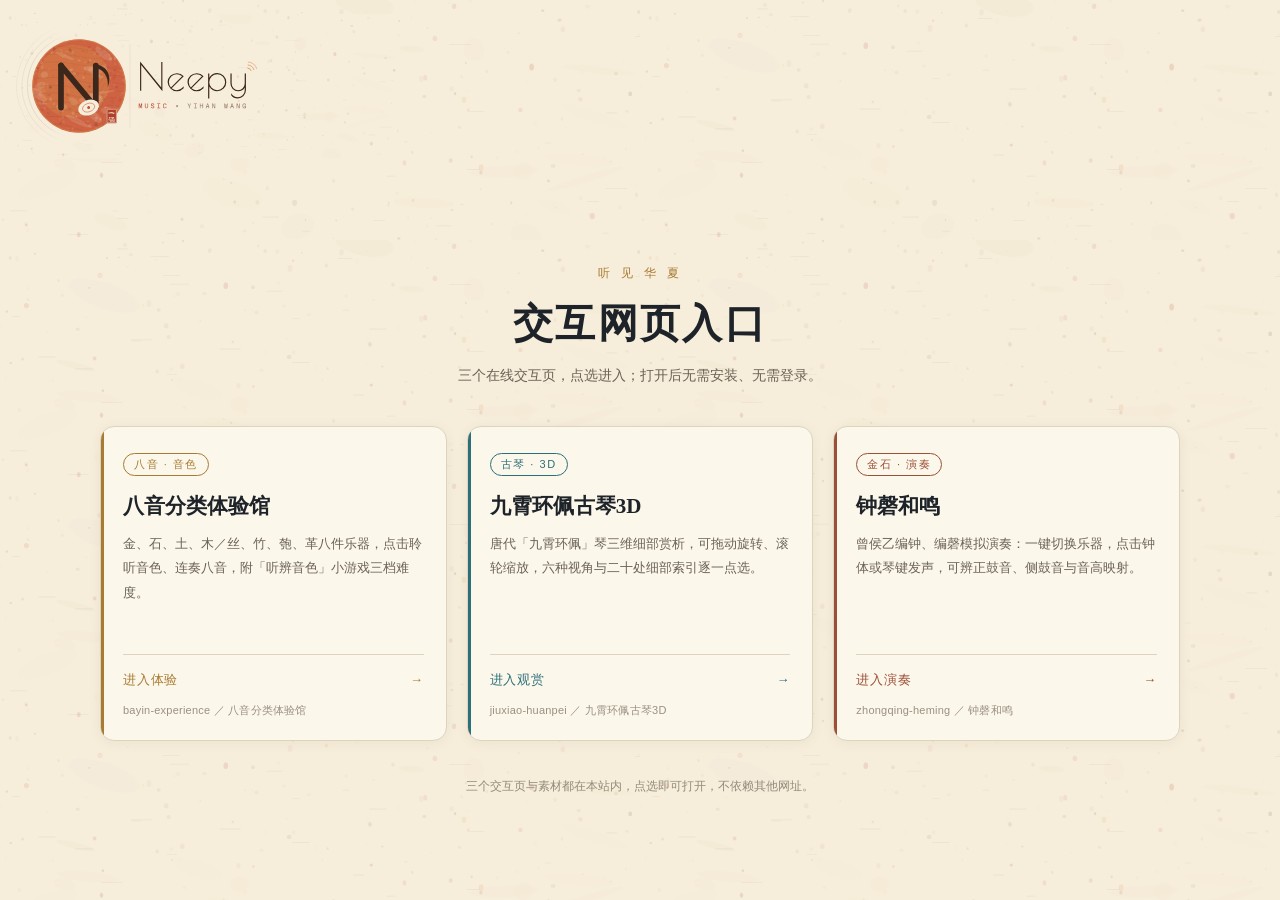
<file: index.html>
<!doctype html>
<html lang="zh-CN">
<head>
<meta charset="utf-8">
<meta name="viewport" content="width=device-width,initial-scale=1">
<title>听见华夏——中国古代民族乐器AI综合体验馆</title>
<link rel="icon" type="image/svg+xml" href="favicon.svg">
<link rel="icon" type="image/png" sizes="32x32" href="favicon-32.png">
<link rel="icon" type="image/png" sizes="16x16" href="favicon-16.png">
<link rel="apple-touch-icon" sizes="180x180" href="apple-touch-icon.png">
<style>
  :root{
    --bg:#F6EDDB; --card:#FCF7EB; --ink:#1d2328; --muted:#6b6255;
    --line:#ded3bd; --gold:#a87b32; --cyan:#2b6f78; --clay:#9b4f36;
  }
  *{box-sizing:border-box}
  body{
    margin:0; min-height:100vh; color:var(--ink);
    background-color:#F6EDDB;
    background-image:url("paper-bg.svg");
    background-repeat:repeat;
    font-family:"Microsoft YaHei","PingFang SC","Hiragino Sans GB",Arial,sans-serif;
    display:flex; flex-direction:column; align-items:center; justify-content:center;
    padding:clamp(176px,22vh,210px) 20px 36px;
  }
  .head{text-align:center; margin-bottom:38px}
  .eyebrow{font-size:12px; letter-spacing:.32em; color:var(--gold); margin-bottom:14px}
  h1{font-family:"SimSun","Songti SC",serif; font-size:clamp(28px,4.2vw,40px); font-weight:600; margin:0 0 12px; letter-spacing:.06em}
  .sub{font-size:14px; color:var(--muted); margin:0; line-height:1.8}
  .grid{display:grid; grid-template-columns:repeat(3,minmax(0,1fr)); gap:20px; width:min(1080px,100%)}
  .card{
    display:block; text-decoration:none; color:inherit; background:var(--card);
    border:1px solid var(--line); border-radius:14px; padding:26px 22px 22px;
    box-shadow:0 2px 14px rgba(60,48,24,.05);
    transition:transform .18s ease, box-shadow .18s ease, border-color .18s ease;
    position:relative; overflow:hidden;
  }
  .card:before{content:""; position:absolute; left:0; top:0; bottom:0; width:3px; background:var(--gold)}
  .card.qin:before{background:var(--cyan)}
  .card.heming:before{background:var(--clay)}
  .card:hover{transform:translateY(-4px); box-shadow:0 10px 28px rgba(60,48,24,.12); border-color:var(--gold)}
  .card.qin:hover{border-color:var(--cyan)}
  .card.heming:hover{border-color:var(--clay)}
  .tag{display:inline-block; font-size:11px; letter-spacing:.14em; color:var(--gold); border:1px solid currentColor; border-radius:20px; padding:3px 10px; margin-bottom:16px}
  .qin .tag{color:var(--cyan)}
  .heming .tag{color:var(--clay)}
  h2{font-family:"SimSun","Songti SC",serif; font-size:21px; font-weight:600; margin:0 0 12px}
  .desc{font-size:13px; color:var(--muted); line-height:1.9; margin:0 0 22px; min-height:100px}
  .go{display:flex; align-items:center; justify-content:space-between; border-top:1px solid var(--line); padding-top:16px; font-size:13px; color:var(--gold); letter-spacing:.06em}
  .qin .go{color:var(--cyan)}
  .heming .go{color:var(--clay)}
  .path{font-size:11px; color:#9a9081; letter-spacing:.02em; margin-top:14px}
  .foot{margin-top:34px; font-size:12px; color:#948a7a; text-align:center; line-height:1.9}
  @media(max-width:960px){
    .grid{grid-template-columns:repeat(2,minmax(0,1fr)); max-width:720px}
    .desc{min-height:78px}
  }
  @media(max-width:680px){
    .grid{grid-template-columns:1fr; max-width:420px}
    .desc{min-height:0}
    body{justify-content:flex-start; padding-top:40px}
  }
</style>
<style id="neepy-brand-fix">
  @media(max-width:680px){
    body{padding-top:clamp(124px,18vh,150px)!important}.neepy-brand{width:min(260px,66vw)!important}
  }
</style>
</head>
<body>
  <img class="neepy-brand" src="logo-d-neepy-oriental.svg" alt="Neepy · 音乐 · 王一涵" style="position:fixed;left:16px;top:14px;z-index:2147483647;display:block;width:clamp(240px,30vw,420px);height:auto;margin:0;padding:0;border:0;border-radius:0;box-shadow:none;line-height:0;pointer-events:none">
  <div class="head">
    <div class="eyebrow">听 见 华 夏</div>
    <h1>交互网页入口</h1>
    <p class="sub">三个在线交互页，点选进入；打开后无需安装、无需登录。</p>
  </div>

  <div class="grid">
    <a class="card" href="bayin-experience/index.html">
      <span class="tag">八音 · 音色</span>
      <h2>八音分类体验馆</h2>
      <p class="desc">金、石、土、木／丝、竹、匏、革八件乐器，点击聆听音色、连奏八音，附「听辨音色」小游戏三档难度。</p>
      <div class="go"><span>进入体验</span><span>→</span></div>
      <div class="path">bayin-experience ／ 八音分类体验馆</div>
    </a>

    <a class="card qin" href="jiuxiao-huanpei/index.html">
      <span class="tag">古琴 · 3D</span>
      <h2>九霄环佩古琴3D</h2>
      <p class="desc">唐代「九霄环佩」琴三维细部赏析，可拖动旋转、滚轮缩放，六种视角与二十处细部索引逐一点选。</p>
      <div class="go"><span>进入观赏</span><span>→</span></div>
      <div class="path">jiuxiao-huanpei ／ 九霄环佩古琴3D</div>
    </a>

    <a class="card heming" href="zhongqing-heming/index.html">
      <span class="tag">金石 · 演奏</span>
      <h2>钟磬和鸣</h2>
      <p class="desc">曾侯乙编钟、编磬模拟演奏：一键切换乐器，点击钟体或琴键发声，可辨正鼓音、侧鼓音与音高映射。</p>
      <div class="go"><span>进入演奏</span><span>→</span></div>
      <div class="path">zhongqing-heming ／ 钟磬和鸣</div>
    </a>
  </div>

  <div class="foot">
    三个交互页与素材都在本站内，点选即可打开，不依赖其他网址。
  </div>
</body>
</html>
</file>
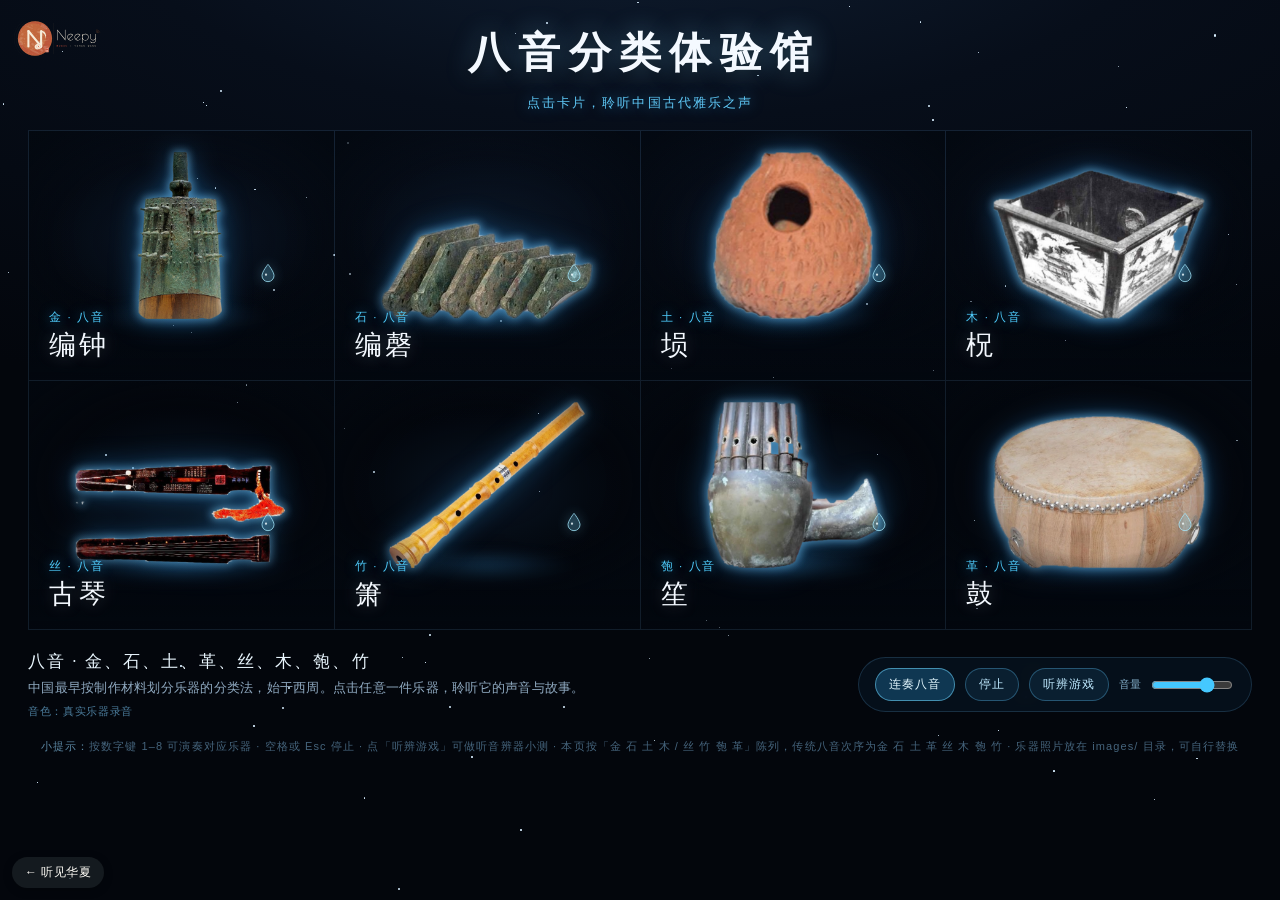
<file: bayin-experience/index.html>
<!DOCTYPE html>
<html lang="zh-CN">
<head>
<meta charset="UTF-8">
<meta name="viewport" content="width=device-width, initial-scale=1.0">
<title>听见华夏——中国古代民族乐器AI综合体验馆 · 点击卡片，聆听中国古代雅乐之声</title>
<link rel="icon" type="image/svg+xml" href="../favicon.svg">
<link rel="icon" type="image/png" sizes="32x32" href="../favicon-32.png">
<link rel="icon" type="image/png" sizes="16x16" href="../favicon-16.png">
<link rel="apple-touch-icon" sizes="180x180" href="../apple-touch-icon.png">
<style>
:root{
  --bg:#03060c;
  --line:rgba(96,152,196,.16);
  --cyan:#4fd2ff;
  --cyan-soft:#9be7ff;
  --ink:#f4f9ff;
}
*{box-sizing:border-box}
html,body{margin:0;padding:0;min-height:100%}
body{
  background:radial-gradient(ellipse 100% 60% at 50% -12%,#101f33 0%,#070e1a 42%,#03060c 100%);
  color:var(--ink);
  font-family:"Songti SC","STSong","Noto Serif SC","SimSun","Source Han Serif SC",serif;
  -webkit-font-smoothing:antialiased;
  overflow-x:hidden;
}
#stars{position:fixed;inset:0;pointer-events:none;z-index:0}
.star{position:absolute;width:1.5px;height:1.5px;border-radius:50%;background:#d9efff;animation:twinkle 5s ease-in-out infinite}
@keyframes twinkle{0%,100%{opacity:.12;transform:scale(.7)}50%{opacity:.75;transform:scale(1.2)}}

.wrap{position:relative;z-index:1;max-width:1680px;margin:0 auto;padding:0 28px 26px}
.hero{text-align:center;padding:24px 0 18px}
.hero h1{
  margin:0 0 12px;
  font-size:clamp(27px,3.3vw,44px);
  font-weight:600;
  letter-spacing:.2em;
  text-indent:.2em;
  text-shadow:0 0 26px rgba(120,205,255,.4),0 2px 12px rgba(0,0,0,.8);
}
.hero p{
  margin:0;
  font-family:"PingFang SC","Microsoft YaHei",sans-serif;
  font-size:13px;
  letter-spacing:.16em;
  color:#5fc9f7;
  text-shadow:0 0 14px rgba(60,180,255,.5);
}

.grid{
  display:grid;
  grid-template-columns:repeat(4,1fr);
  border-top:1px solid var(--line);
  border-left:1px solid var(--line);
}
.card{
  position:relative;
  display:block;
  width:100%;
  height:clamp(215px,19.5vw,310px);
  padding:0;
  border:0;
  border-right:1px solid var(--line);
  border-bottom:1px solid var(--line);
  background:radial-gradient(ellipse 62% 46% at 50% 44%,rgba(21,49,78,.32),rgba(3,8,15,0) 72%);
  color:inherit;
  font:inherit;
  text-align:left;
  cursor:pointer;
  overflow:hidden;
  appearance:none;
  transition:background .35s ease,box-shadow .35s ease;
}
.card::before{
  content:"";position:absolute;inset:0;pointer-events:none;
  background:linear-gradient(180deg,transparent 60%,rgba(2,8,16,.55) 100%);
}
.card:hover,.card:focus-visible{
  outline:none;
  background:radial-gradient(ellipse 68% 52% at 50% 44%,rgba(28,78,124,.42),rgba(3,10,20,.35) 75%);
  box-shadow:inset 0 0 0 1px rgba(79,210,255,.4),inset 0 0 70px rgba(24,120,200,.22);
}
.card.playing{
  background:radial-gradient(ellipse 72% 56% at 50% 44%,rgba(30,96,150,.5),rgba(4,12,24,.5) 76%);
  box-shadow:inset 0 0 0 1px rgba(96,222,255,.72),inset 0 0 90px rgba(30,150,230,.3);
  animation:breathe 2.4s ease-in-out infinite;
}
@keyframes breathe{0%,100%{box-shadow:inset 0 0 0 1px rgba(96,222,255,.6),inset 0 0 70px rgba(30,150,230,.24)}50%{box-shadow:inset 0 0 0 1px rgba(140,238,255,.9),inset 0 0 110px rgba(40,175,255,.42)}}
.card:active{transform:scale(.99)}

.art{
  position:absolute;left:0;right:0;top:0;height:84%;
  display:flex;align-items:center;justify-content:center;pointer-events:none;
}
.art::after{
  content:"";position:absolute;inset:0;pointer-events:none;
  background:radial-gradient(ellipse 64% 66% at 50% 50%,transparent 52%,rgba(3,8,15,.72) 100%);
}
.art img,.art svg.fallback{
  width:100%;height:100%;overflow:visible;object-fit:contain;
  filter:drop-shadow(0 0 14px rgba(46,164,255,.38));
  transition:transform .45s cubic-bezier(.2,.8,.3,1),filter .45s ease;
}
.art svg.fallback{display:none}
.art.no-photo svg.fallback{display:block}
.card:hover .art img,.card:hover .art svg.fallback{transform:translateY(-5px) scale(1.035);filter:drop-shadow(0 0 22px rgba(76,200,255,.55))}
.card.playing .art img,.card.playing .art svg.fallback{animation:float 2.8s ease-in-out infinite;filter:drop-shadow(0 0 26px rgba(96,216,255,.7))}
@keyframes float{0%,100%{transform:translateY(-3px) scale(1.025)}50%{transform:translateY(3px) scale(1.04)}}
@media(min-width:1500px) and (min-aspect-ratio:16/10){
  .card{height:clamp(210px,15.5vw,268px)}
  .hero{padding:20px 0 16px}
}

.podium{
  position:absolute;left:50%;top:69%;width:60%;height:28px;transform:translateX(-50%);
  background:radial-gradient(ellipse,rgba(64,174,255,.3),transparent 70%);
  filter:blur(7px);pointer-events:none;
}
.card.playing .podium{animation:podium 2.4s ease-in-out infinite}
@keyframes podium{0%,100%{opacity:.65;transform:translateX(-50%) scaleX(.92)}50%{opacity:1;transform:translateX(-50%) scaleX(1.1)}}

.drop{
  position:absolute;right:19%;top:53%;width:16px;height:20px;pointer-events:none;
  opacity:.85;transition:opacity .3s,transform .3s;
}
.drop svg{width:100%;height:100%;display:block;filter:drop-shadow(0 0 6px rgba(120,220,255,.7))}
.card:hover .drop{opacity:1;transform:translateY(-2px)}
.card.playing .drop{animation:dropBounce .7s ease-in-out infinite alternate}
@keyframes dropBounce{from{transform:translateY(0) scale(1)}to{transform:translateY(-5px) scale(1.12)}}

.meta{position:absolute;left:20px;bottom:19px;z-index:2;pointer-events:none}
.tag{
  display:block;
  font-family:"PingFang SC","Microsoft YaHei",sans-serif;
  font-size:11.5px;letter-spacing:.14em;color:#4ec9f8;
  text-shadow:0 0 12px rgba(50,180,255,.55);
}
.name{
  display:block;margin-top:5px;font-size:clamp(20px,2.1vw,27px);
  letter-spacing:.12em;line-height:1.15;
  text-shadow:0 0 18px rgba(180,225,255,.3),0 2px 8px rgba(0,0,0,.9);
}
.badge{
  position:absolute;right:16px;top:16px;z-index:3;
  font-family:"PingFang SC","Microsoft YaHei",sans-serif;
  font-size:10px;letter-spacing:.14em;color:#8ee6ff;
  padding:4px 9px;border:1px solid rgba(105,220,255,.45);border-radius:20px;
  background:rgba(14,48,74,.5);opacity:0;transform:translateY(-5px);
  transition:opacity .3s,transform .3s;pointer-events:none;
}
.card.playing .badge{opacity:1;transform:translateY(0)}
.wave{display:inline-flex;align-items:center;gap:2px;height:9px;margin-left:5px;vertical-align:middle}
.wave i{display:block;width:2px;height:3px;background:#9ceaff;border-radius:2px;animation:wave .8s ease-in-out infinite}
.wave i:nth-child(2){animation-delay:.15s}.wave i:nth-child(3){animation-delay:.3s}
@keyframes wave{0%,100%{height:3px}50%{height:9px}}

.bottom{
  display:flex;align-items:center;justify-content:space-between;gap:22px;
  margin-top:20px;flex-wrap:wrap;
}
.info{min-width:0;flex:1 1 340px}
.info-title{font-size:17px;letter-spacing:.12em;color:#eaf7ff;margin-bottom:5px}
.info-desc{
  font-family:"PingFang SC","Microsoft YaHei",sans-serif;
  font-size:12.5px;line-height:1.7;color:#8fa9c0;letter-spacing:.02em;
}
.info-src{
  font-family:"PingFang SC","Microsoft YaHei",sans-serif;
  font-size:11px;color:#4a7a99;margin-top:5px;letter-spacing:.06em;
}
.dock{
  display:flex;align-items:center;gap:10px;flex-wrap:wrap;
  padding:10px 16px;border:1px solid rgba(90,160,210,.22);border-radius:999px;
  background:rgba(8,20,34,.7);backdrop-filter:blur(8px);
  font-family:"PingFang SC","Microsoft YaHei",sans-serif;
}
.btn{
  border:1px solid rgba(90,190,240,.35);background:rgba(20,60,90,.35);
  color:#bfeaff;font-family:inherit;font-size:12px;letter-spacing:.08em;
  padding:7px 13px;border-radius:999px;cursor:pointer;white-space:nowrap;
  transition:background .25s,border-color .25s,box-shadow .25s;
}
.btn:hover{background:rgba(30,110,160,.5);border-color:rgba(120,225,255,.7);box-shadow:0 0 14px rgba(50,170,240,.3)}
.btn.primary{background:rgba(26,96,140,.5);border-color:rgba(110,215,255,.55);color:#e4f8ff}
.vol{display:flex;align-items:center;gap:7px;color:#7fa9c4;font-size:11px;letter-spacing:.06em}
.vol input{width:82px;accent-color:#45c8ff;cursor:pointer}
.footnote{
  margin:20px 0 0;text-align:center;
  font-family:"PingFang SC","Microsoft YaHei",sans-serif;
  font-size:11px;letter-spacing:.1em;color:#45647c;
}
.hint{color:#5c88a4}

/* ---------- 听辨音色小游戏 ---------- */
body.quiz-open{overflow:hidden}
.quiz{
  position:fixed;inset:0;z-index:60;display:flex;align-items:center;justify-content:center;
  padding:22px;
  background:radial-gradient(ellipse 86% 62% at 50% 0%,rgba(13,34,57,.94),rgba(2,5,11,.97));
  backdrop-filter:blur(12px);-webkit-backdrop-filter:blur(12px);
  animation:quizIn .26s ease both;
}
.quiz[hidden]{display:none}
@keyframes quizIn{from{opacity:0}to{opacity:1}}
.quiz-panel{
  position:relative;width:min(940px,100%);max-height:calc(100vh - 44px);overflow:auto;
  display:flex;flex-direction:column;
  min-height:min(432px,calc(100vh - 44px));
  padding:24px 30px 28px;border-radius:18px;
  border:1px solid rgba(96,196,246,.26);
  background:radial-gradient(ellipse 86% 52% at 50% -8%,#122741 0%,#081422 46%,#04080f 100%);
  box-shadow:0 34px 90px rgba(0,0,0,.72),inset 0 0 0 1px rgba(120,220,255,.05);
  animation:panelUp .34s cubic-bezier(.2,.8,.3,1) both;
}
@keyframes panelUp{from{opacity:0;transform:translateY(14px) scale(.985)}to{opacity:1;transform:none}}
.quiz-head{display:flex;align-items:baseline;gap:12px;padding-right:48px}
.quiz-kicker{
  font-family:"PingFang SC","Microsoft YaHei",sans-serif;
  font-size:11px;letter-spacing:.24em;color:#49c4f4;text-shadow:0 0 12px rgba(50,180,255,.45);
}
.quiz-head h2{margin:0;font-size:20px;font-weight:600;letter-spacing:.14em;color:#eef9ff}
.quiz-close{
  position:absolute;right:10px;top:10px;width:32px;height:32px;border-radius:50%;
  border:1px solid rgba(96,196,246,.28);background:rgba(10,26,44,.8);
  color:#9fd8f4;font-size:19px;line-height:1;cursor:pointer;
  font-family:system-ui,sans-serif;transition:border-color .25s,color .25s,box-shadow .25s;
}
.quiz-close:hover{border-color:rgba(140,230,255,.7);color:#eafaff;box-shadow:0 0 14px rgba(60,180,240,.35)}
.quiz-body{flex:1;display:flex;flex-direction:column;min-height:0}
/* 内容短时整体居中，内容长时正常滚动（auto margin 不会裁掉顶部） */
.q-stage{width:100%;margin:auto 0}

.q-intro{
  margin:24px 0 0;max-width:660px;
  font-family:"PingFang SC","Microsoft YaHei",sans-serif;
  font-size:12.5px;line-height:1.95;color:#8fb2c8;letter-spacing:.03em;
}
.q-intro b{color:#bfeaff;font-weight:400}
.q-modes{display:grid;grid-template-columns:repeat(3,1fr);gap:12px;margin:18px 0 4px}
.q-mode{
  text-align:left;padding:20px 18px 17px;border-radius:12px;cursor:pointer;
  border:1px solid rgba(90,170,220,.22);
  background:linear-gradient(180deg,rgba(18,44,70,.55),rgba(6,16,28,.5));
  color:inherit;font:inherit;transition:border-color .26s,box-shadow .26s,transform .26s;
}
.q-mode:hover{
  border-color:rgba(120,225,255,.62);
  box-shadow:0 0 22px rgba(40,150,220,.24),inset 0 0 30px rgba(30,120,190,.14);
  transform:translateY(-2px);
}
.q-mode b{display:block;font-size:17px;font-weight:600;letter-spacing:.12em;color:#e9f8ff}
.q-mode span{
  display:block;margin-top:9px;font-family:"PingFang SC","Microsoft YaHei",sans-serif;
  font-size:11.5px;line-height:1.65;color:#8fb2c8;
}
.q-mode em{
  display:block;margin-top:9px;font-style:normal;
  font-family:"PingFang SC","Microsoft YaHei",sans-serif;
  font-size:10.5px;letter-spacing:.08em;color:#4f9dc4;
}
.q-rule{
  margin:16px 0 0;font-family:"PingFang SC","Microsoft YaHei",sans-serif;
  font-size:11.5px;line-height:1.85;color:#6e8ea6;letter-spacing:.02em;
}
.q-rule b{color:#9fd8f4;font-weight:400}

.q-top{
  display:flex;align-items:center;gap:16px;margin:4px 0 12px;
  font-family:"PingFang SC","Microsoft YaHei",sans-serif;
  font-size:11.5px;letter-spacing:.1em;color:#7fa6bf;
}
.q-top b{color:#c6ecff;font-weight:600;font-size:13px}
.q-top .grow{flex:1}
.q-clock{color:#8ed9f7;font-variant-numeric:tabular-nums;min-width:52px;text-align:right}
.q-timer{
  position:relative;height:3px;border-radius:3px;overflow:hidden;
  background:rgba(80,150,200,.16);margin-bottom:14px;
}
.q-timer[hidden]{display:none}
.q-timer i{
  position:absolute;left:0;top:0;bottom:0;width:100%;border-radius:3px;
  background:linear-gradient(90deg,#2ea8ff,#7ce6ff);
  box-shadow:0 0 12px rgba(80,200,255,.6);
}
.q-timer.warn i{background:linear-gradient(90deg,#ff9a4d,#ffd08a);box-shadow:0 0 12px rgba(255,150,80,.6)}

.q-prompt{text-align:center;font-size:16px;letter-spacing:.12em;color:#dcefff;margin:10px 0 20px}
.q-listen{display:flex;flex-direction:column;align-items:center;gap:11px;margin:0 0 24px}
.q-play{
  position:relative;width:92px;height:92px;border-radius:50%;cursor:pointer;
  display:flex;align-items:center;justify-content:center;color:#d8f6ff;
  border:1px solid rgba(110,215,255,.5);
  background:radial-gradient(circle at 50% 38%,rgba(32,116,168,.55),rgba(8,22,38,.86));
  transition:border-color .3s,box-shadow .3s,transform .3s;
}
.q-play svg{width:36px;height:36px;display:block}
.q-play::after{
  content:"";position:absolute;inset:-1px;border-radius:50%;
  border:1px solid rgba(120,220,255,.55);opacity:0;
}
.q-play:hover{border-color:rgba(150,235,255,.9);box-shadow:0 0 26px rgba(60,180,255,.45)}
.q-play:active{transform:scale(.97)}
.q-play.sounding::after{animation:ring 1.15s ease-out infinite}
@keyframes ring{0%{transform:scale(1);opacity:.7}100%{transform:scale(1.55);opacity:0}}
.q-listen-hint{
  font-family:"PingFang SC","Microsoft YaHei",sans-serif;
  font-size:11px;letter-spacing:.08em;color:#7aa0b9;
}

.q-options{display:grid;grid-template-columns:repeat(4,1fr);gap:10px}
.q-opt{
  display:flex;flex-direction:column;align-items:center;justify-content:center;
  min-height:112px;padding:8px 10px;border-radius:10px;cursor:pointer;text-align:center;
  border:1px solid rgba(90,170,220,.2);background:rgba(12,30,48,.55);
  color:#eaf8ff;font:inherit;
  transition:border-color .22s,background .22s,box-shadow .22s,opacity .22s;
}
/* 入门 / 进阶：选项只用乐器图片，不出现可见文字；aria-label 供读屏使用 */
.q-opt-img{
  display:block;width:100%;height:clamp(84px,9vw,112px);object-fit:contain;
  pointer-events:none;filter:drop-shadow(0 4px 14px rgba(46,164,255,.28));
  transition:transform .22s ease,filter .22s ease;
}
/* 大师：选项改回八音类别汉字 + 制作材料小字，比图片模式更紧凑 */
.q-opt.q-opt-text{min-height:0;padding:16px 10px}
.q-opt em{display:block;font-style:normal;font-size:20px;letter-spacing:.1em;line-height:1.3}
.q-opt small{
  display:block;margin-top:5px;
  font-family:"PingFang SC","Microsoft YaHei",sans-serif;
  font-size:10.5px;letter-spacing:.08em;color:#5f93b3;
}
.q-opt:hover:not(:disabled){
  border-color:rgba(130,230,255,.7);background:rgba(24,66,102,.7);
  box-shadow:0 0 18px rgba(50,170,240,.28);
}
.q-opt:hover:not(:disabled) .q-opt-img{
  transform:scale(1.07);filter:drop-shadow(0 6px 20px rgba(96,216,255,.65));
}
.q-opt:disabled{cursor:default}
.q-opt.ok{
  border-color:rgba(120,240,220,.85);background:rgba(16,80,80,.62);
  box-shadow:0 0 22px rgba(40,220,200,.3);
}
.q-opt.ok .q-opt-img{filter:drop-shadow(0 0 17px rgba(80,240,215,.9)) brightness(1.08)}
.q-opt.ok em{color:#c8fff6}
.q-opt.ok small{color:#79c9bb}
.q-opt.bad{
  border-color:rgba(255,140,130,.8);background:rgba(90,30,32,.62);
  box-shadow:0 0 22px rgba(255,110,100,.24);
}
.q-opt.bad .q-opt-img{filter:drop-shadow(0 0 17px rgba(255,120,110,.9)) brightness(1.05)}
.q-opt.bad em{color:#ffd8d2}
.q-opt.bad small{color:#c58a84}
.q-opt.dim{opacity:.38}
.q-foot{
  display:flex;justify-content:space-between;gap:12px;margin:12px 2px 0;
  font-family:"PingFang SC","Microsoft YaHei",sans-serif;
  font-size:10.5px;letter-spacing:.08em;color:#4f7189;
}

.q-feedback{
  display:none;margin-top:16px;padding:13px 15px;border-radius:10px;
  border:1px solid rgba(90,170,220,.2);background:rgba(8,22,36,.72);
}
.q-feedback.show{display:block;animation:fadeUp .28s ease both}
@keyframes fadeUp{from{opacity:0;transform:translateY(6px)}to{opacity:1;transform:none}}
.q-feedback .fb-line{
  display:flex;align-items:center;gap:9px;
  font-family:"PingFang SC","Microsoft YaHei",sans-serif;
  font-size:13px;letter-spacing:.05em;
}
.q-feedback .fb-mark{font-size:14px;line-height:1}
.q-feedback .fb-score{margin-left:auto;font-size:12px;color:#7fc9e8;letter-spacing:.06em}
.q-feedback.ok{border-color:rgba(80,200,180,.32)}
.q-feedback.ok .fb-line{color:#8ff2dd}
.q-feedback.bad{border-color:rgba(230,130,120,.3)}
.q-feedback.bad .fb-line{color:#ffb3a6}
.q-feedback .fb-desc{
  margin-top:7px;font-family:"PingFang SC","Microsoft YaHei",sans-serif;
  font-size:11.5px;line-height:1.75;color:#8aa7bd;
}
.q-feedback .fb-act{text-align:right;margin-top:11px}

.q-result{width:100%;margin:auto 0;text-align:center;padding-top:4px}
.q-rank{
  margin:12px 0 2px;font-size:27px;letter-spacing:.2em;text-indent:.2em;color:#eafaff;
  text-shadow:0 0 26px rgba(90,200,255,.45),0 2px 10px rgba(0,0,0,.7);
}
.q-sub{
  font-family:"PingFang SC","Microsoft YaHei",sans-serif;
  font-size:12px;letter-spacing:.08em;color:#83a5bb;
}
.q-sub .new-best{color:#ffd98a}
.q-stats{display:grid;grid-template-columns:repeat(3,1fr);gap:10px;margin:20px 0 2px}
.q-stat{padding:13px;border-radius:10px;border:1px solid rgba(90,170,220,.18);background:rgba(10,26,42,.6)}
.q-stat b{display:block;font-size:24px;font-weight:600;color:#dff4ff;line-height:1.2}
.q-stat span{
  display:block;margin-top:5px;
  font-family:"PingFang SC","Microsoft YaHei",sans-serif;
  font-size:10.5px;letter-spacing:.1em;color:#6d92ab;
}
.q-wrong{margin:20px 0 0;text-align:left}
.q-wrong h3{
  margin:0 0 9px;font-size:11.5px;font-weight:400;
  font-family:"PingFang SC","Microsoft YaHei",sans-serif;
  letter-spacing:.14em;color:#6d92ab;
}
.q-wrong-item{
  display:flex;align-items:center;gap:10px;padding:10px 13px;border-radius:8px;
  border:1px solid rgba(90,170,220,.14);background:rgba(10,24,38,.5);margin-bottom:7px;
  font-family:"PingFang SC","Microsoft YaHei",sans-serif;
  font-size:12.5px;line-height:1.6;color:#a8c4d6;
}
.w-play{
  flex:none;width:26px;height:26px;border-radius:50%;cursor:pointer;
  display:flex;align-items:center;justify-content:center;
  border:1px solid rgba(100,200,245,.35);background:rgba(16,44,68,.7);
  color:#bfeaff;font-size:10px;line-height:1;padding:0;
  transition:border-color .2s,box-shadow .2s;
}
.w-play:hover{border-color:rgba(140,230,255,.8);box-shadow:0 0 12px rgba(60,180,240,.3)}
.q-wrong-item .w-arrow{color:#42647a}
.q-wrong-item .w-right{color:#9adfd0}
.q-actions{display:flex;gap:10px;justify-content:center;flex-wrap:wrap;margin-top:22px}
.q-actions .btn{padding:9px 20px;font-size:13px;letter-spacing:.1em}

@media(max-width:820px){
  .quiz{padding:10px}
  .quiz-panel{padding:18px 16px 20px;max-height:calc(100vh - 20px);border-radius:14px}
  .q-modes{grid-template-columns:1fr;gap:9px}
  .q-mode{padding:13px 14px}
  .q-options{grid-template-columns:repeat(2,1fr);gap:8px}
  .q-opt{min-height:92px;padding:6px}
  .q-opt.q-opt-text{min-height:0;padding:12px 8px}
  .q-opt-img{height:76px}
  .q-play{width:64px;height:64px}
  .q-play svg{width:26px;height:26px}
  .q-rank{font-size:22px}
  .q-top{gap:10px;flex-wrap:wrap}
}

@media(max-width:900px){
  .grid{grid-template-columns:repeat(2,1fr)}
  .card{height:clamp(210px,34vw,270px)}
  .bottom{justify-content:center}
  .info{text-align:center;flex-basis:100%}
}
@media(max-width:520px){
  .wrap{padding:0 12px 28px}
  .hero{padding:24px 0 18px}
  .card{height:200px}
  .meta{left:12px;bottom:12px}
  .name{font-size:20px}
  .dock{gap:7px;padding:9px 11px}
}
@media(prefers-reduced-motion:reduce){*{animation-duration:.01ms!important;transition-duration:.01ms!important}}
</style>
<style id="neepy-brand-fix">
  @media(max-width:520px){.hero{padding-top:66px!important}}
</style>
</head>
<body>

<div id="stars" aria-hidden="true"></div>

<!-- 乐器矢量图库：统一深蓝霓虹描边风格 -->
<svg width="0" height="0" style="position:absolute;overflow:hidden" aria-hidden="true" focusable="false">
  <defs>
    <filter id="neon" x="-60%" y="-60%" width="220%" height="220%">
      <feDropShadow dx="0" dy="0" stdDeviation="2" flood-color="#63dcff" flood-opacity="0.85"/>
      <feDropShadow dx="0" dy="0" stdDeviation="7" flood-color="#1a86ff" flood-opacity="0.42"/>
    </filter>
    <linearGradient id="gBronze" x1="0" y1="0" x2="1" y2="1">
      <stop offset="0" stop-color="#3c5563"/><stop offset=".42" stop-color="#16242e"/>
      <stop offset=".7" stop-color="#0c151d"/><stop offset="1" stop-color="#2b4552"/>
    </linearGradient>
    <linearGradient id="gStone" x1="0" y1="0" x2=".8" y2="1">
      <stop offset="0" stop-color="#476b86"/><stop offset=".5" stop-color="#1b3446"/>
      <stop offset="1" stop-color="#0d1c29"/>
    </linearGradient>
    <radialGradient id="gClay" cx=".35" cy=".28" r=".85">
      <stop offset="0" stop-color="#d18a58"/><stop offset=".55" stop-color="#a35832"/>
      <stop offset="1" stop-color="#5b2c1b"/>
    </radialGradient>
    <linearGradient id="gHide" x1="0" y1="0" x2="0" y2="1">
      <stop offset="0" stop-color="#f0dfb8"/><stop offset="1" stop-color="#c2a87c"/>
    </linearGradient>
    <linearGradient id="gWood" x1="0" y1="0" x2=".9" y2="1">
      <stop offset="0" stop-color="#7b4a2a"/><stop offset=".5" stop-color="#432514"/>
      <stop offset="1" stop-color="#24140c"/>
    </linearGradient>
    <linearGradient id="gBamboo" x1="0" y1="0" x2="0" y2="1">
      <stop offset="0" stop-color="#d8ac62"/><stop offset=".45" stop-color="#a97a37"/>
      <stop offset="1" stop-color="#5b3d18"/>
    </linearGradient>
    <radialGradient id="gGourd" cx=".35" cy=".3" r=".8">
      <stop offset="0" stop-color="#f2b955"/><stop offset=".6" stop-color="#c67c25"/>
      <stop offset="1" stop-color="#7a440f"/>
    </radialGradient>
  </defs>

  <!-- 金 · 编钟 -->
  <symbol id="art-jin" viewBox="0 0 260 200">
    <g filter="url(#neon)" stroke="#66d9ff" stroke-width="1.4" stroke-linejoin="round">
      <path d="M116 42c0-14 6-22 14-22s14 8 14 22" fill="none" stroke-width="3"/>
      <path d="M120 42h20" fill="none" stroke-width="2"/>
      <path d="M98 46h64l14 84c2 12-4 22-16 27-18 7-42 7-60 0-12-5-18-15-16-27z" fill="url(#gBronze)"/>
      <path d="M84 132c2 12 12 20 26 24 14 4 26 4 40 0 14-4 24-12 26-24" fill="none" stroke-width="1.1" opacity=".8"/>
      <path d="M96 60h68M92 76h76M88 92h84" fill="none" stroke-width=".8" opacity=".45"/>
      <path d="M104 106h52M100 120h60" fill="none" stroke-width=".8" opacity=".35"/>
      <g fill="#8be6ff" stroke="none" opacity=".75">
        <circle cx="108" cy="68" r="2.2"/><circle cx="130" cy="68" r="2.2"/><circle cx="152" cy="68" r="2.2"/>
        <circle cx="104" cy="84" r="2.2"/><circle cx="130" cy="84" r="2.2"/><circle cx="156" cy="84" r="2.2"/>
        <circle cx="108" cy="100" r="2.2"/><circle cx="130" cy="100" r="2.2"/><circle cx="152" cy="100" r="2.2"/>
      </g>
      <path d="M118 112c8-6 16-6 24 0M116 122c9-5 19-5 28 0" fill="none" stroke-width=".9" opacity=".5"/>
      <ellipse cx="130" cy="143" rx="7" ry="9" fill="#0a1a24" stroke-width="1.2"/>
    </g>
  </symbol>

  <!-- 石 · 编磬 -->
  <symbol id="art-shi" viewBox="0 0 260 200">
    <g filter="url(#neon)" stroke="#6cdcff" stroke-width="1.5" stroke-linejoin="round">
      <path d="M72 44h46v34l72 34c9 4 12 12 8 20-4 8-13 11-21 7L74 96c-5-2-8-7-8-13V50c0-4 2-6 6-6z" fill="url(#gStone)"/>
      <path d="M72 44h46v34" fill="none" opacity=".7"/>
      <path d="M84 56h24M84 66h24M84 76h18" fill="none" stroke-width=".8" opacity=".35"/>
      <path d="M128 92l62 30M120 84l64 30" fill="none" stroke-width=".7" opacity=".25"/>
      <circle cx="103" cy="36" r="3.5" fill="#0b1e2c" stroke-width="1"/>
      <path d="M103 36v8" fill="none" stroke-width="1" opacity=".7"/>
      <path d="M92 128c26 10 52 18 76 26" fill="none" stroke-width="1" opacity=".45"/>
    </g>
  </symbol>

  <!-- 土 · 埙 -->
  <symbol id="art-tu" viewBox="0 0 260 200">
    <g filter="url(#neon)" stroke="#6cdcff" stroke-width="1.4">
      <path d="M130 30c-17 0-27 14-31 32-6 25-17 49-17 68 0 27 21 46 48 46s48-19 48-46c0-19-11-43-17-68-4-18-14-32-31-32z" fill="url(#gClay)"/>
      <ellipse cx="130" cy="36" rx="10" ry="4.5" fill="#2a120a" stroke-width="1.2"/>
      <g fill="#3a1a0e" stroke="#8be2ff" stroke-width=".9" opacity=".95">
        <ellipse cx="108" cy="88" rx="5" ry="6"/><ellipse cx="152" cy="88" rx="5" ry="6"/>
        <ellipse cx="102" cy="116" rx="5" ry="6"/><ellipse cx="130" cy="110" rx="5" ry="6"/>
        <ellipse cx="158" cy="116" rx="5" ry="6"/>
        <ellipse cx="115" cy="142" rx="5" ry="6"/><ellipse cx="145" cy="142" rx="5" ry="6"/>
      </g>
      <path d="M102 62c8-10 18-14 28-14" fill="none" stroke-width="1" opacity=".45"/>
      <path d="M96 158c18 12 50 12 68 0" fill="none" stroke-width=".9" opacity=".4"/>
    </g>
  </symbol>

  <!-- 革 · 鼓 -->
  <symbol id="art-ge" viewBox="0 0 260 200">
    <g filter="url(#neon)" stroke="#6cdcff" stroke-width="1.4" stroke-linejoin="round">
      <path d="M62 76c0 24 0 42 0 56 0 24 136 24 136 0 0-14 0-32 0-56z" fill="url(#gWood)"/>
      <ellipse cx="130" cy="76" rx="68" ry="23" fill="url(#gHide)"/>
      <ellipse cx="130" cy="76" rx="58" ry="17" fill="none" stroke-width=".9" opacity=".55"/>
      <g stroke="#8adfff" stroke-width=".8" opacity=".38" fill="none">
        <path d="M78 82v52M96 88v56M114 91v58M146 91v58M164 88v56M182 82v52"/>
      </g>
      <g fill="#9fe8ff" stroke="none" opacity=".9">
        <circle cx="72" cy="94" r="2"/><circle cx="94" cy="98" r="2"/><circle cx="116" cy="101" r="2"/>
        <circle cx="144" cy="101" r="2"/><circle cx="166" cy="98" r="2"/><circle cx="188" cy="94" r="2"/>
        <circle cx="72" cy="120" r="2"/><circle cx="94" cy="124" r="2"/><circle cx="116" cy="127" r="2"/>
        <circle cx="144" cy="127" r="2"/><circle cx="166" cy="124" r="2"/><circle cx="188" cy="120" r="2"/>
      </g>
      <path d="M62 90c0 14 136 14 136 0" fill="none" stroke-width="1.1" opacity=".5"/>
      <path d="M66 138c14 10 42 14 64 14s50-4 64-14" fill="none" stroke-width="1.1" opacity=".65"/>
      <ellipse cx="130" cy="76" rx="68" ry="23" fill="none" stroke-width="2"/>
    </g>
  </symbol>

  <!-- 丝 · 古琴 -->
  <symbol id="art-si" viewBox="0 0 260 200">
    <g filter="url(#neon)" stroke="#6cdcff" stroke-width="1.4" stroke-linejoin="round">
      <path d="M24 96c0-10 8-16 20-17l174-3c14 0 22 6 22 17 0 10-8 17-22 17l-174 3c-12 1-20-6-20-17z" fill="url(#gWood)"/>
      <path d="M26 106c8 8 16 10 20 10l172-3c12 0 18-4 20-9" fill="none" stroke-width="1" opacity=".55"/>
      <g stroke="#c8eeff" stroke-width=".7" opacity=".75">
        <path d="M38 84h188M38 88h188M38 92h188M38 96h188M38 100h188M38 104h188M38 108h188"/>
      </g>
      <g fill="#e9f8ff" stroke="none" opacity=".85">
        <circle cx="60" cy="82" r="1.5"/><circle cx="88" cy="82" r="1.5"/><circle cx="116" cy="82" r="1.5"/>
        <circle cx="144" cy="82" r="1.5"/><circle cx="172" cy="82" r="1.5"/><circle cx="200" cy="82" r="1.5"/>
      </g>
      <path d="M32 79c6-4 12-5 18-5M224 80c6 1 10 4 12 8" fill="none" stroke-width="1" opacity=".6"/>
      <path d="M44 76c50-4 122-5 174-4" fill="none" stroke-width=".8" opacity=".35"/>
    </g>
  </symbol>

  <!-- 木 · 柷 -->
  <symbol id="art-mu" viewBox="0 0 260 200">
    <g filter="url(#neon)" stroke="#6cdcff" stroke-width="1.4" stroke-linejoin="round">
      <path d="M56 66l148 0 16 16-180 0z" fill="#2a1a10"/>
      <path d="M62 54h136l20 14H42z" fill="url(#gWood)"/>
      <path d="M42 68h176l-12 84H54z" fill="url(#gWood)"/>
      <path d="M54 152h152" fill="none" stroke-width="2"/>
      <path d="M42 68l12 84M218 68l-12 84" fill="none" stroke-width="1.2" opacity=".8"/>
      <g fill="none" stroke="#a6e6ff" stroke-width=".7" opacity=".3">
        <path d="M50 86h160M52 104h156M54 122h152M56 140h148"/>
      </g>
      <path d="M42 68h176" fill="none" stroke-width="2"/>
      <g fill="#8fe3ff" stroke="none" opacity=".8">
        <circle cx="52" cy="76" r="1.8"/><circle cx="208" cy="76" r="1.8"/>
        <circle cx="58" cy="144" r="1.8"/><circle cx="202" cy="144" r="1.8"/>
      </g>
      <path d="M78 54l-8-14h120l8 14" fill="none" stroke-width="1" opacity=".35"/>
      <path d="M130 40v14" fill="none" stroke-width="1" opacity=".3"/>
    </g>
  </symbol>

  <!-- 匏 · 笙 -->
  <symbol id="art-pao" viewBox="0 0 260 200">
    <g filter="url(#neon)" stroke="#6cdcff" stroke-width="1.2">
      <g fill="url(#gBamboo)">
        <path d="M103 84h8v44h-8zM113 68h8v60h-8zM123 56h8v72h-8zM133 48h8v80h-8zM143 54h8v74h-8zM153 66h8v62h-8zM163 82h8v46h-8z"/>
        <path d="M95 96h8v32h-8zM171 96h8v32h-8z"/>
      </g>
      <g fill="none" stroke="#ffe1a6" stroke-width=".7" opacity=".55">
        <path d="M103 100h8M113 88h8M123 78h8M133 70h8M143 76h8M153 88h8M163 100h8"/>
        <path d="M103 116h8M113 112h8M123 108h8M133 104h8M143 108h8M153 112h8M163 116h8"/>
      </g>
      <g fill="#1a1008" stroke="none" opacity=".8">
        <circle cx="107" cy="108" r="1.6"/><circle cx="117" cy="100" r="1.6"/><circle cx="127" cy="92" r="1.6"/>
        <circle cx="137" cy="86" r="1.6"/><circle cx="147" cy="92" r="1.6"/><circle cx="157" cy="100" r="1.6"/><circle cx="167" cy="108" r="1.6"/>
      </g>
      <path d="M130 120c-24 0-38 16-38 32 0 20 17 34 38 34s38-14 38-34c0-16-14-32-38-32z" fill="url(#gGourd)"/>
      <path d="M100 130h60" fill="none" stroke-width="2.4" opacity=".8"/>
      <path d="M106 146c-6 10-6 22 0 30M154 146c6 10 6 22 0 30" fill="none" stroke-width=".9" opacity=".45"/>
      <ellipse cx="130" cy="122" rx="34" ry="6" fill="#3a2109" stroke-width="1" opacity=".9"/>
    </g>
  </symbol>

  <!-- 竹 · 箫 -->
  <symbol id="art-zhu" viewBox="0 0 260 200">
    <g filter="url(#neon)" stroke="#6cdcff" stroke-width="1.3">
      <g transform="rotate(-38 130 100)">
        <rect x="22" y="91" width="216" height="17" rx="8" fill="url(#gBamboo)"/>
        <path d="M22 91h10v17H22" fill="none" stroke-width="1.2"/>
        <path d="M32 91c-5 3-7 6-7 8.5s2 5.5 7 8.5" fill="#241708" stroke-width="1.1"/>
        <g fill="none" stroke="#f0cf8f" stroke-width="1" opacity=".55">
          <path d="M62 91v17M96 91v17M130 91v17M164 91v17M198 91v17"/>
        </g>
        <g fill="#1c1207" stroke="#a8e7ff" stroke-width=".8">
          <ellipse cx="112" cy="99.5" rx="3.4" ry="2.6"/>
          <ellipse cx="130" cy="99.5" rx="3.4" ry="2.6"/>
          <ellipse cx="148" cy="99.5" rx="3.4" ry="2.6"/>
          <ellipse cx="166" cy="99.5" rx="3.4" ry="2.6"/>
          <ellipse cx="184" cy="99.5" rx="3.4" ry="2.6"/>
          <ellipse cx="202" cy="99.5" rx="3.4" ry="2.6"/>
        </g>
        <path d="M36 93h196" fill="none" stroke="#ffe6b0" stroke-width=".8" opacity=".35"/>
        <path d="M228 91h10v17h-10" fill="none" stroke-width="1.2"/>
      </g>
    </g>
  </symbol>
</svg>

<div class="wrap">
  <header class="hero">
    <h1>八音分类体验馆</h1>
    <p>点击卡片，聆听中国古代雅乐之声</p>
  </header>

  <main class="grid" id="grid" aria-label="八音乐器卡片"></main>

  <div class="bottom">
    <section class="info" aria-live="polite">
      <div class="info-title" id="infoTitle">八音 · 金、石、土、革、丝、木、匏、竹</div>
      <div class="info-desc" id="infoDesc">中国最早按制作材料划分乐器的分类法，始于西周。点击任意一件乐器，聆听它的声音与故事。</div>
      <div class="info-src" id="infoSrc">音色：真实乐器录音</div>
    </section>
    <div class="dock">
      <button class="btn primary" id="btnAll" type="button">连奏八音</button>
      <button class="btn" id="btnStop" type="button">停止</button>
      <button class="btn" id="btnQuiz" type="button">听辨游戏</button>
      <label class="vol">音量 <input id="vol" type="range" min="0" max="100" value="72" aria-label="音量"></label>
    </div>
  </div>

  <p class="footnote"><span class="hint">小提示：</span>按数字键 1–8 可演奏对应乐器 · 空格或 Esc 停止 · 点「听辨游戏」可做听音辨器小测 · 本页按「金 石 土 木 / 丝 竹 匏 革」陈列，传统八音次序为金 石 土 革 丝 木 匏 竹 · 乐器照片放在 images/ 目录，可自行替换</p>
</div>

<!-- 听辨音色小游戏 -->
<div class="quiz" id="quiz" hidden>
  <div class="quiz-panel" role="dialog" aria-modal="true" aria-labelledby="quizTitle">
    <div class="quiz-head">
      <span class="quiz-kicker">听 辨 · 八 音</span>
      <h2 id="quizTitle">听辨音色小游戏</h2>
      <button class="quiz-close" id="quizClose" type="button" aria-label="关闭游戏">×</button>
    </div>
    <div class="quiz-body" id="quizBody"></div>
  </div>
</div>

<script>
/* ============================================================
   真实录音替换入口：把音频文件放到 ./audio/ 下，填入相对路径即可。
   留空时使用下方 Web Audio 实时合成音色。
   2026-11-14 全局音频统一处理（处理前原文件备份：
     ../../backup/audio-统一处理前-20261114-0230/）：
     剪掉各段开头静音，保证点击后 0.1 秒内出声；综合响度统一到
     -20 LUFS（EBU R128 / loudnorm 测量，八段实测 -20.3 ~ -20.7）；
     真峰值限幅 -2 dBFS 防削波；统一 44.1 kHz 立体声 mp3。
     内容、音高、乐句均未改动。
     开头剪除：jin 2.86s / shi 0.64s / si 0.14s / mu 0.39s /
     zhu 0.44s / ge 0.54s；tu、pao 原开头即有声，未剪。
   编钟(jin)：./audio/jin.mp3 ——《竹枝词》，专辑
     《千古绝响：曾侯乙编钟之声》(网易云音乐 song id 5262031)，
     原 2:46，开头 2.86 秒为纯静音，剪除后约 2:43。
   编磬(shi)：./audio/shi.mp3 —— 编磬音效（爱给网素材），14.3 秒。
   埙  (tu)：./audio/tu.mp3  —— 埙音效（爱给网素材），8.6 秒。
   古琴(si)：./audio/si.mp3  —— 古琴旋律（爱给网素材），8.5 秒。
   柷  (mu)：./audio/mu.mp3  —— 柷演奏片段，10.3 秒。
     用户提供文件《柷-韩国国立国乐院-演奏-音色参考.mp3》，
     为韩国国立国乐院雅乐演奏中的柷声，此处作为中国雅乐柷的音色参考。
     旧版北京日报「击柷三声」2.8 秒已备份至
     ../../backup/mu-北京日报三声-20261114-0114.mp3。
   箫  (zhu)：./audio/zhu.mp3 ——「竹」类箫独奏，35.3 秒。
     用户提供文件《箫-xserra-中国音乐学院学生演奏-公开预览.mp3》，
     为中国音乐学院学生洞箫演奏的公开预览录音。
   笙  (pao)：./audio/pao.mp3 ——「匏」类笙演奏，25.0 秒。
     取自 B 站视频 BV1Z441147Rr《笙獻竽》張婉俞笙、作曲音樂會
     第 1 P「01 吹起蘆笙唱豐收」(cid 89196989) 的 32–57 秒，
     由 dash 音轨(AAC 128k)裁出并转 mp3；首 2.5 秒是原曲轻起音，
     统一处理时做平滑 +9→0 dB 提升让点击即可听，乐句与音高未改。
   鼓  (ge)：./audio/ge.mp3 ——「革」类中国鼓演奏，7.5 秒。
     取自 B 站视频 BV1L3XrBrExA《中国鼓一响，所有迷茫都有了方向｜
     长路漫漫伴你闯》(北京击鼓乐团，cid 37126211038) 的前 8 秒，
     由 dash 音轨(AAC 112k)裁出并转 mp3；开头 0.54 秒原片起幅静音
     已在统一处理时剪除，内容未剪。
   八段录音版权归各自权利人所有，此处仅作教学展示使用，
   页面播放时会标注来源；覆盖对应文件即可换音，无需改代码。
   文件缺失或解码失败时自动回退到 Web Audio 合成音色。

   听辨小游戏题目音色：./audio/quiz/ 下另有 20 段短样本（每件 2–3 段、
   每段 2.6 秒），从上述八段真实录音中裁出，与点击卡片的声音同源，
   同样统一到 -20 LUFS、首尾淡入淡出、真峰值限幅。见 QUIZ_CLIPS。
   ============================================================ */
const AUDIO_SOURCES = {
  jin:"./audio/jin.mp3",
  shi:"./audio/shi.mp3",
  tu:"./audio/tu.mp3",
  si:"./audio/si.mp3",
  mu:"./audio/mu.mp3",
  zhu:"./audio/zhu.mp3",
  pao:"./audio/pao.mp3",
  ge:"./audio/ge.mp3"
};
const AUDIO_CREDITS = {
  jin:"《竹枝词》· 曾侯乙编钟之声",
  shi:"编磬音效 · 爱给网",
  tu:"埙音效 · 爱给网",
  si:"古琴旋律 · 爱给网",
  mu:"柷演奏 · 韩国国立国乐院（音色参考）",
  zhu:"箫独奏 · 中国音乐学院学生演奏（xserra 公开预览）",
  pao:"笙演奏 · B站《笙獻竽》張婉俞（32–57 s）",
  ge:"中国鼓演奏 · B站北京击鼓乐团（0–8 s）"
};

/* ------------------------------------------------------------
   听辨题目音色：从上面八段真实录音裁出的短样本（每件 2–3 段，
   每段 2.6 秒），出题时随机抽一段，与点击卡片听到的录音同源。
   裁剪点按各段能量自动挑选，全部 -20 LUFS 响度归一、首尾淡入淡出、
   真峰值限幅，文件内首声 0.00–0.06 秒。出题只出声、不点亮卡片、
   不显示来源，避免泄题；加载失败才回退合成音色 playCueSynth。
   ------------------------------------------------------------ */
const QUIZ_CLIPS = {
  jin:["./audio/quiz/jin_1.mp3","./audio/quiz/jin_2.mp3","./audio/quiz/jin_3.mp3"],
  shi:["./audio/quiz/shi_1.mp3","./audio/quiz/shi_2.mp3","./audio/quiz/shi_3.mp3"],
  tu:["./audio/quiz/tu_1.mp3","./audio/quiz/tu_2.mp3"],
  si:["./audio/quiz/si_1.mp3","./audio/quiz/si_2.mp3"],
  mu:["./audio/quiz/mu_1.mp3","./audio/quiz/mu_2.mp3"],
  zhu:["./audio/quiz/zhu_1.mp3","./audio/quiz/zhu_2.mp3","./audio/quiz/zhu_3.mp3"],
  pao:["./audio/quiz/pao_1.mp3","./audio/quiz/pao_2.mp3","./audio/quiz/pao_3.mp3"],
  ge:["./audio/quiz/ge_1.mp3","./audio/quiz/ge_2.mp3"]
};
const QUIZ_POOL = {};
let quizWarmed = false;
function warmQuizAudio(){
  if(quizWarmed) return;
  quizWarmed = true;
  Object.keys(QUIZ_CLIPS).forEach(id=>{
    QUIZ_CLIPS[id].forEach(url=>{
      if(QUIZ_POOL[url]) return;
      const a = new Audio();
      a.preload = "auto";
      a.src = url;
      a.load();
      QUIZ_POOL[url] = a;
    });
  });
}

/* 预加载八段真实录音：页面载入时就建好播放器并缓冲，
   避免第一次点击时媒体管线冷启动约 1 秒的延迟；排版与玩法不变。 */
const AUDIO_POOL = {};
(function warmAudio(){
  Object.keys(AUDIO_SOURCES).forEach(id=>{
    if(!AUDIO_SOURCES[id]) return;
    const a = new Audio();
    a.preload = "auto";
    a.src = AUDIO_SOURCES[id];
    a.load();
    AUDIO_POOL[id] = a;
  });
})();

const N = {
  C3:130.81, D3:146.83, F3:174.61, G3:196.00, A3:220.00,
  C4:261.63, D4:293.66, E4:329.63, G4:392.00, A4:440.00,
  C5:523.25, D5:587.33, E5:659.25, G5:783.99, A5:880.00
};
const n = (f,d,gap,vel) => ({f,d,gap:gap===undefined?.1:gap,vel:vel===undefined?.9:vel});

const INSTRUMENTS = [
  {
    id:"jin", material:"金", name:"编钟", voice:"bell",
    desc:"青铜铸成，一钟双音，大小成编。金石之声庄重悠远，为周代雅乐之首，曾侯乙编钟即其巅峰。",
    melody:[n(N.C5,.95,.2,1),n(N.G4,.95,.2,.85),n(N.A4,.95,.18,.9),n(N.C5,1.15,.2,1),n(N.E5,.95,.18,.8),n(N.D5,1.5,.1,.85)]
  },
  {
    id:"shi", material:"石", name:"编磬", voice:"stone",
    desc:"以石灰岩或玉石磨制成倨句之形，悬而击之。声清越短促，与编钟相和，所谓「金石之声」。",
    melody:[n(N.E5,.6,.14,.9),n(N.D5,.6,.14,.82),n(N.C5,.65,.14,.85),n(N.A4,.65,.14,.78),n(N.G4,1.05,.1,.8)]
  },
  {
    id:"tu", material:"土", name:"埙", voice:"xun",
    desc:"陶土烧制，闭口吹奏。音色苍古幽咽，如旷野长风，是最古老的吹奏乐器之一。",
    melody:[n(N.A4,1.15,.12,.9),n(N.G4,1.15,.12,.85),n(N.E4,1.25,.14,.8),n(N.D4,1.15,.12,.85),n(N.C4,1.7,.1,.9)]
  },
  {
    id:"ge", material:"革", name:"鼓", voice:"drum",
    desc:"以皮革蒙面，木为框。鼓声震发阳气、节制节奏，为众乐之帅，庙堂雅乐不可或缺。",
    melody:[n(N.A3,.5,.26,1),n(N.A3,.5,.3,.8),n(N.A3,.5,.24,.9),n(N.G3,.55,.42,1),n(N.A3,.5,.26,.85),n(N.C3,.7,.1,1)]
  },
  {
    id:"si", material:"丝", name:"古琴", voice:"qin",
    desc:"桐木为身，蚕丝为弦，七弦十三徽，无柱无品。散音沉厚、按音坚实、泛音清越，余音绵长，可作走手音。",
    /* 正调（C D F G A）五声音阶：先散音起，再按音下行，末尾泛音收 */
    melody:[
      n(N.C3,1.9,.06,.95),
      n(N.A3,1.15,.05,.8),
      n(N.G3,1.15,.05,.85),
      Object.assign(n(N.F3,1.35,.05,.78),{slide:26}),
      n(N.D3,1.2,.06,.82),
      Object.assign(n(N.C5,1.05,.10,.55),{h:true}),
      Object.assign(n(N.G5,1.15,.08,.5),{h:true}),
      n(N.C3,2.3,0,.9)
    ]
  },
  {
    id:"mu", material:"木", name:"柷", voice:"zhu",
    desc:"方形木斗，上宽下窄，以木椎撞其内壁发声。雅乐起奏时先击柷，用以「合乐」。",
    melody:[n(N.G3,.32,.16,1),n(N.G3,.32,.18,.85),n(N.G3,.45,.1,1)]
  },
  {
    id:"pao", material:"匏", name:"笙", voice:"sheng",
    desc:"匏为斗、竹为管、簧为舌，一管一音而能同时吹出和声，是中国最早的和声乐器。",
    melody:[n(N.C4,1.25,.1,.8),n(N.E4,1.25,.1,.8),n(N.G4,1.25,.1,.8),n(N.A4,1.4,.1,.85),n(N.G4,1.7,.1,.8)]
  },
  {
    id:"zhu", material:"竹", name:"箫", voice:"xiao",
    desc:"竹管竖吹，上端开吹口，管壁列指孔。音色圆润含蓄，气韵悠长，最宜月夜清吹。",
    melody:[n(N.A4,1.05,.08,.9),n(N.C5,1.15,.08,.85),n(N.D5,1.2,.1,.9),n(N.E5,1.15,.08,.85),n(N.D5,1.05,.08,.8),n(N.C5,1.15,.1,.85),n(N.A4,1.8,.08,.9)]
  }
];

/* 横版陈列顺序：上行 金·石·土·木 / 下行 丝·竹·匏·革 */
const LAYOUT = ["jin","shi","tu","mu","si","zhu","pao","ge"];
INSTRUMENTS.sort((a,b)=>LAYOUT.indexOf(a.id)-LAYOUT.indexOf(b.id));

/* ---------- 卡片渲染 ---------- */
const DROP_SVG = '<svg viewBox="0 0 24 30"><path d="M12 2C12 2 3 13 3 19a9 9 0 0 0 18 0c0-6-9-17-9-17z" fill="rgba(120,215,255,.22)" stroke="#a5eaff" stroke-width="1.4"/><circle cx="9" cy="17.5" r="1.7" fill="#eafaff" stroke="none"/></svg>';
const grid = document.getElementById("grid");
const PHOTO_EXT = ["png","jpg","jpeg","webp"];
INSTRUMENTS.forEach((it,i)=>{
  const card = document.createElement("button");
  card.type = "button";
  card.className = "card";
  card.dataset.index = i;
  card.setAttribute("aria-label","播放 "+it.material+"·八音 "+it.name);
  card.innerHTML =
    '<span class="podium"></span>'+
    '<span class="art">'+
      '<img class="photo" src="images/'+it.id+'.png" alt="'+it.name+'实物图">'+
      '<svg class="fallback" viewBox="0 0 260 200" aria-hidden="true"><use href="#art-'+it.id+'"></use></svg>'+
    '</span>'+
    '<span class="drop">'+DROP_SVG+'</span>'+
    '<span class="meta"><span class="tag">'+it.material+' · 八音</span><span class="name">'+it.name+'</span></span>'+
    '<span class="badge">演奏中<span class="wave"><i></i><i></i><i></i></span></span>';
  const img = card.querySelector(".photo");
  let k = 0;
  img.addEventListener("error",()=>{
    k++;
    if(k < PHOTO_EXT.length){ img.src = "images/"+it.id+"."+PHOTO_EXT[k]; }
    else { img.style.display="none"; img.parentNode.classList.add("no-photo"); }
  });
  card.addEventListener("click",()=>playInstrument(i));
  grid.appendChild(card);
});

/* 星点背景 */
(function(){
  const box = document.getElementById("stars");
  let html = "";
  for(let i=0;i<90;i++){
    const x=(Math.random()*100).toFixed(2), y=(Math.random()*100).toFixed(2);
    const s=(Math.random()*1.6+.5).toFixed(2), del=(Math.random()*5).toFixed(2), dur=(3+Math.random()*5).toFixed(2);
    html += '<span class="star" style="left:'+x+'%;top:'+y+'%;width:'+s+'px;height:'+s+'px;animation-delay:-'+del+'s;animation-duration:'+dur+'s"></span>';
  }
  box.innerHTML = html;
})();

/* ---------- 音频引擎 ---------- */
let ctx=null, master=null, session=null, stopTimer=null, audioEl=null, noiseBuf=null;
let allTimer=null, cueTimer=null;

function makeIR(ac, seconds, decay){
  const len = Math.floor(ac.sampleRate*seconds);
  const buf = ac.createBuffer(2,len,ac.sampleRate);
  for(let ch=0;ch<2;ch++){
    const d = buf.getChannelData(ch);
    for(let i=0;i<len;i++) d[i] = (Math.random()*2-1)*Math.pow(1-i/len,decay);
  }
  return buf;
}
function ensureAudio(){
  if(ctx) return;
  const AC = window.AudioContext || window.webkitAudioContext;
  ctx = new AC();
  master = ctx.createGain();
  master.gain.value = (document.getElementById("vol").value/100)*0.9;
  const comp = ctx.createDynamicsCompressor();
  comp.threshold.value=-16; comp.knee.value=22; comp.ratio.value=3;
  comp.attack.value=.004; comp.release.value=.28;
  master.connect(comp); comp.connect(ctx.destination);
  const conv = ctx.createConvolver();
  conv.buffer = makeIR(ctx,2.1,2.7);
  const wet = ctx.createGain(); wet.gain.value=.26;
  master.connect(conv); conv.connect(wet); wet.connect(comp);
}
function getNoise(){
  if(noiseBuf) return noiseBuf;
  noiseBuf = ctx.createBuffer(1,ctx.sampleRate*2,ctx.sampleRate);
  const d = noiseBuf.getChannelData(0);
  for(let i=0;i<d.length;i++) d[i]=Math.random()*2-1;
  return noiseBuf;
}
function tone(s,dest,o){
  const {type="sine",freq=440,t=0,dur=1,peak=.2,atk=.01,detune=0}=o;
  const osc = ctx.createOscillator(); osc.type=type;
  osc.frequency.setValueAtTime(freq,t); osc.detune.value=detune;
  const g = ctx.createGain();
  g.gain.setValueAtTime(.0001,t);
  g.gain.exponentialRampToValueAtTime(Math.max(peak,.0002),t+Math.max(.003,atk));
  g.gain.exponentialRampToValueAtTime(.0001,t+dur);
  osc.connect(g); g.connect(dest);
  osc.start(t); osc.stop(t+dur+.05);
  s.nodes.push(osc,g);
  return {osc,g};
}
function noiseBurst(s,dest,t,dur,o){
  const {type="bandpass",freq=1200,q=1,peak=.05,atk=.005}=o||{};
  const src = ctx.createBufferSource(); src.buffer=getNoise(); src.loop=true;
  const f = ctx.createBiquadFilter(); f.type=type; f.frequency.value=freq; f.Q.value=q;
  const g = ctx.createGain();
  g.gain.setValueAtTime(.0001,t);
  g.gain.exponentialRampToValueAtTime(Math.max(peak,.0002),t+Math.max(.003,atk));
  g.gain.exponentialRampToValueAtTime(.0001,t+dur);
  src.connect(f); f.connect(g); g.connect(dest);
  src.start(t,Math.random()*1.5); src.stop(t+dur+.04);
  s.nodes.push(src,f,g);
}
function vibrato(s,osc,t,dur,rate,depth){
  const l = ctx.createOscillator(); l.type="sine"; l.frequency.value=rate;
  const g = ctx.createGain();
  g.gain.setValueAtTime(0,t); g.gain.linearRampToValueAtTime(depth,t+.3);
  l.connect(g); g.connect(osc.frequency);
  l.start(t); l.stop(t+dur+.05);
  s.nodes.push(l,g);
}

/* 丝弦预合成：一维数字波导（Karplus-Strong）
   f 基频；bright 激励亮度；damp 环路高频损耗；t60 衰减到 -60dB 的时间 */
const PLUCK_CACHE = new Map();
function pluckBuffer(f,seconds,o){
  const opt=o||{};
  const bright = opt.bright===undefined?.62:opt.bright;
  const damp   = opt.damp===undefined?.58:opt.damp;
  const t60    = opt.t60===undefined?4.6:opt.t60;
  const pluck = opt.pluck===undefined?.22:opt.pluck;
  const key=[f.toFixed(3),seconds.toFixed(2),bright,damp,t60,pluck].join("|");
  const cached=PLUCK_CACHE.get(key);
  if(cached) return cached;

  const sr=ctx.sampleRate, len=Math.max(256,Math.ceil(sr*seconds));
  const buf=ctx.createBuffer(1,len,sr);
  const out=buf.getChannelData(0);
  /* 一阶低通带来的相位延迟按 damp/(1-damp) 个采样补偿，否则音准偏低 */
  const N=Math.max(8,sr/f-damp/(1-damp));
  const L=Math.floor(N)+3;
  const ring=new Float32Array(L);

  /* 激励：按拨点位置（岳山内侧约 1/5）生成三角位移，谐波按 1/n² 分布；
     再叠少量柔化噪声，补一点丝弦的摩擦质感。用随机噪声整段激励会让各次谐波
     强弱随机，低音听起来发空，所以这里改成确定形状。 */
  let nz=0;
  for(let i=0;i<L;i++){
    const x=i/L;
    const tri = x<pluck ? x/pluck : (1-x)/(1-pluck);
    nz += .5*((Math.random()*2-1)-nz);
    ring[i]=tri + nz*bright*.1;
  }
  let mean=0; for(let i=0;i<L;i++) mean+=ring[i]; mean/=L;
  let peak=1e-9;
  for(let i=0;i<L;i++){ ring[i]-=mean; peak=Math.max(peak,Math.abs(ring[i])); }
  for(let i=0;i<L;i++) ring[i]/=peak;

  const g=Math.pow(.001,1/Math.max(1,t60*f));   /* 每周期环路增益 → 指定 T60 */
  let lp=0;
  for(let n=0;n<len;n++){
    const dp=n-N, base=Math.floor(dp);
    const i0=((base%L)+L)%L, i1=(i0+1)%L, fr=dp-base;
    const s0=ring[i0]*(1-fr)+ring[i1]*fr;
    lp=s0*(1-damp)+lp*damp;
    ring[n%L]=lp*g;
    out[n]=s0;
  }
  /* 归一化并首尾淡化，避免爆音 */
  let pk=1e-9; for(let i=0;i<len;i++) pk=Math.max(pk,Math.abs(out[i]));
  const norm=.92/pk;
  const fi=Math.min(len,Math.floor(sr*.002)), fo=Math.min(len,Math.floor(sr*.06));
  for(let i=0;i<len;i++){
    let a=norm;
    if(i<fi) a*=i/fi;
    if(i>=len-fo) a*=(len-i)/fo;
    out[i]*=a;
  }
  PLUCK_CACHE.set(key,buf);
  return buf;
}

/* 模态振荡：用于鼓皮、木箱这类"敲一下、按自身共振衰减"的发声体
   freq 共振频率；peak 起始峰值；decay 衰减时长；drop 起始音高偏移（敲击瞬间偏高）；dt 回落时间 */
function mode(s,dest,freq,t,peak,decay,drop,dt){
  const o=ctx.createOscillator(); o.type="sine";
  const f0=freq*(1+(drop||0));
  o.frequency.setValueAtTime(f0,t);
  if(drop) o.frequency.exponentialRampToValueAtTime(freq,t+(dt||.03));
  const g=ctx.createGain();
  g.gain.setValueAtTime(.0001,t);
  g.gain.exponentialRampToValueAtTime(Math.max(peak,.0002),t+.004);
  g.gain.exponentialRampToValueAtTime(.0001,t+decay);
  o.connect(g); g.connect(dest);
  o.start(t); o.stop(t+decay+.03);
  s.nodes.push(o,g);
  return {osc:o,gain:g};
}
/* 软饱和曲线：给鼓一点非线性，敲击才有"实心"的感觉 */
let SOFT_CURVE=null;
function softCurve(){
  if(SOFT_CURVE) return SOFT_CURVE;
  const n=2048, c=new Float32Array(n);
  for(let i=0;i<n;i++){ const x=i/(n-1)*2-1; c[i]=Math.tanh(x*1.5)/Math.tanh(1.5); }
  SOFT_CURVE=c; return c;
}

/* 八种音色合成器 */
const VOICES = {
  /* 金：非谐波泛音 + 长衰减，金属钟体 */
  bell(s,dest,f,t,dur,vel){
    const p=[[1,1,2.5],[2.0,.45,1.6],[2.76,.32,1.15],[5.4,.17,.6],[8.9,.09,.38]];
    p.forEach(([r,a,dec])=>{
      tone(s,dest,{freq:f*r,t,dur:Math.min(dur*1.5,dec),peak:a*vel*.24,atk:.006});
    });
    noiseBurst(s,dest,t,.06,{type:"bandpass",freq:f*3.2,q:1.4,peak:.055*vel,atk:.002});
  },
  /* 石：泛音少、衰减快，清脆而干 */
  stone(s,dest,f,t,dur,vel){
    const p=[[1,1,1.05],[2.42,.34,.6],[3.9,.16,.38],[5.1,.08,.25]];
    p.forEach(([r,a,dec])=>{
      tone(s,dest,{freq:f*r,t,dur:Math.min(dur,dec),peak:a*vel*.26,atk:.004});
    });
    noiseBurst(s,dest,t,.045,{type:"highpass",freq:2600,peak:.075*vel,atk:.002});
  },
  /* 土：柔和正弦为主，带气声与颤音 */
  xun(s,dest,f,t,dur,vel){
    const a=tone(s,dest,{freq:f*.99,t,dur,peak:.26*vel,atk:.1});
    a.osc.frequency.linearRampToValueAtTime(f,t+.11);
    vibrato(s,a.osc,t,dur,4.7,f*.004);
    tone(s,dest,{freq:f*2,t,dur:dur*.8,peak:.028*vel,atk:.14});
    noiseBurst(s,dest,t,dur*.9,{type:"bandpass",freq:f*2.2,q:.8,peak:.022*vel,atk:.09});
  },
  /* 革：堂鼓 —— 鼓膜各阶模态（1 : 1.59 : 2.14 : 2.65）+ 木槌撞击 + 轻饱和 */
  drum(s,dest,f,t,dur,vel){
    const base=84*(1+Math.max(-.12,Math.min(.12,(f-220)/220*.5)));   /* 鼓腔基频基本固定，只随击点微变 */
    const shaper=ctx.createWaveShaper(); shaper.curve=softCurve(); shaper.oversample="2x";
    const post=ctx.createGain(); post.gain.value=.5;
    shaper.connect(post); post.connect(dest);
    s.nodes.push(shaper,post);
    const decay=Math.max(.55,dur*.95);
    [[1,1,decay,.5,.035],[1.59,.42,decay*.68,.34,.03],
     [2.14,.22,decay*.5,.2,.02],[2.65,.12,decay*.38,.14,.016]].forEach(([r,a,d,drop,dt])=>{
      mode(s,shaper,base*r,t,a*vel*.75,d,drop,dt);
    });
    /* 槌头触皮：硬木槌的宽频"啪"，加鼓皮被压下去的"扑" */
    noiseBurst(s,shaper,t,.028,{type:"bandpass",freq:1700,q:.8,peak:.3*vel,atk:.001});
    noiseBurst(s,shaper,t,.016,{type:"highpass",freq:4000,peak:.1*vel,atk:.001});
    noiseBurst(s,shaper,t,.075,{type:"lowpass",freq:240,q:.7,peak:.34*vel,atk:.002});
  },
  /* 丝：古琴 —— 丝弦数字波导（Karplus-Strong）预合成
     DelayNode 在反馈回路里会被浏览器强制对齐 128 采样，音高不可靠，
     所以弦振动改成在 JS 里逐采样算好、存进 AudioBuffer 再播放。 */
  qin(s,dest,f,t,dur,vel,step){
    /* 泛音：轻点徽位，清越透明、衰减快，基音为主 */
    if(step && step.h){
      [[1,1,.95],[2,.15,.55],[3,.055,.34],[4.01,.025,.2]].forEach(([r,a,dec])=>{
        tone(s,dest,{freq:f*r,t,dur:Math.min(dur*1.15,dec*1.3),peak:a*vel*.26,atk:.004});
      });
      noiseBurst(s,dest,t,.028,{type:"bandpass",freq:f*4,q:1.2,peak:.022*vel,atk:.001});
      return;
    }
    const src=ctx.createBufferSource();
    src.buffer=pluckBuffer(f,Math.min(dur+1.8,5.8),{bright:.62,damp:.55,t60:6,pluck:.16});
    /* 琴体：厚木腔的低声区隆起 + 面板共振 + 高频收束，去掉电子味 */
    const low =ctx.createBiquadFilter(); low.type="lowshelf"; low.frequency.value=150; low.gain.value=2.5;
    const body=ctx.createBiquadFilter(); body.type="peaking"; body.frequency.value=210; body.Q.value=1; body.gain.value=2;
    const wood=ctx.createBiquadFilter(); wood.type="peaking"; wood.frequency.value=430; wood.Q.value=1.4; wood.gain.value=1.6;
    const air =ctx.createBiquadFilter(); air.type="lowpass";  air.frequency.value=4200; air.Q.value=.5;
    const g=ctx.createGain(); g.gain.value=vel*.42;
    src.connect(low); low.connect(body); body.connect(wood); wood.connect(air); air.connect(g); g.connect(dest);
    /* 走手音：按音弹后指循弦走，尾音轻微下滑 */
    if(step && step.slide && src.detune){
      src.detune.setValueAtTime(0,t);
      src.detune.linearRampToValueAtTime(-step.slide,t+dur*.85);
    }
    src.start(t);
    s.nodes.push(src,low,body,wood,air,g);
    /* 指甲触弦的细碎声，给起音一点颗粒 */
    noiseBurst(s,dest,t,.02,{type:"bandpass",freq:Math.min(5200,f*14),q:.9,peak:.02*vel,atk:.001});
  },
  /* 木：柷 —— 木箱模态 + 木椎撞击，干、短、有腔体共鸣 */
  zhu(s,dest,f,t,dur,vel){
    const base=176+Math.max(-14,Math.min(14,(f-196)*.25));   /* 木箱腔体，不随音高走 */
    [[1,1,.44,.18,.012],[2.32,.44,.26,.12,.009],
     [3.86,.24,.15,.08,.007],[5.5,.13,.09,.05,.006]].forEach(([r,a,d,drop,dt])=>{
      mode(s,dest,base*r,t,a*vel*.42,d,drop,dt);
    });
    /* 木椎敲在箱壁：硬碰硬的短促咔声 + 箱内空气的低频鼓动 */
    noiseBurst(s,dest,t,.02,{type:"bandpass",freq:2500,q:1,peak:.3*vel,atk:.001});
    noiseBurst(s,dest,t,.012,{type:"highpass",freq:5200,peak:.12*vel,atk:.001});
    noiseBurst(s,dest,t,.055,{type:"lowpass",freq:520,q:.8,peak:.24*vel,atk:.002});
  },
  /* 匏：笙 —— 自由簧的谐波列（约 1/n）、簧片轻微失谐拍频、鼻音共振、吹气声 */
  sheng(s,dest,f,t,dur,vel){
    const lp=ctx.createBiquadFilter(); lp.type="lowpass"; lp.frequency.value=3800; lp.Q.value=.7;
    const fm1=ctx.createBiquadFilter(); fm1.type="peaking"; fm1.frequency.value=1500; fm1.Q.value=1.2; fm1.gain.value=3;
    const fm2=ctx.createBiquadFilter(); fm2.type="peaking"; fm2.frequency.value=2800; fm2.Q.value=1.6; fm2.gain.value=2;
    const g=ctx.createGain();
    g.gain.setValueAtTime(.0001,t);
    g.gain.exponentialRampToValueAtTime(.5*vel,t+.075);        /* 簧片要"吹"起来，起音偏慢 */
    g.gain.setValueAtTime(.5*vel,t+dur*.9);
    g.gain.exponentialRampToValueAtTime(.0001,t+dur+.06);
    lp.connect(fm1); fm1.connect(fm2); fm2.connect(g); g.connect(dest);
    s.nodes.push(lp,fm1,fm2,g);
    /* 单根簧片：基频 + 谐波列，各分音带一点失谐形成自然的"簧颤" */
    const reed=(freq,amp,det,decay,vib)=>{
      const o=ctx.createOscillator(); o.type="sine";
      o.frequency.setValueAtTime(freq,t); o.detune.value=det;
      const gg=ctx.createGain();
      gg.gain.setValueAtTime(.0001,t);
      gg.gain.exponentialRampToValueAtTime(Math.max(amp,.0002),t+.08);
      gg.gain.setValueAtTime(Math.max(amp,.0002),t+decay*.92);
      gg.gain.exponentialRampToValueAtTime(.0001,t+decay);
      o.connect(gg); gg.connect(lp);
      o.start(t); o.stop(t+decay+.04);
      s.nodes.push(o,gg);
      if(vib) vibrato(s,o,t,decay,4.6,freq*.0035);
    };
    for(let n=1;n<=9;n++){
      const amp=.30*vel/Math.pow(n,.85);
      const det=n<=3?((n%2)?-4:4):(Math.random()*4-2);
      reed(f*n,amp,det,dur+.06,n<=3);
    }
    /* 传统笙常带五度、八度和音 */
    for(let n=1;n<=4;n++) reed(f*1.5*n,.115*vel/Math.pow(n,.9),(n%2?3:-3),dur+.05,false);
    for(let n=1;n<=3;n++) reed(f*2*n,.10*vel/Math.pow(n,.9),(n%2?-3:3),dur+.05,false);
    /* 吹气：气流通过簧片的细密噪声 */
    noiseBurst(s,lp,t,dur*.9,{type:"bandpass",freq:1500,q:.6,peak:.05*vel,atk:.06});
    noiseBurst(s,lp,t,.12,{type:"highpass",freq:4200,peak:.012*vel,atk:.02});
  },
  /* 竹：气鸣长音，慢起音 + 颤音 + 气声 */
  xiao(s,dest,f,t,dur,vel){
    const a=tone(s,dest,{freq:f*.985,t,dur,peak:.24*vel,atk:.13});
    a.osc.frequency.linearRampToValueAtTime(f,t+.14);
    vibrato(s,a.osc,t,dur,4.4,f*.005);
    tone(s,dest,{freq:f*2,t,dur:dur*.85,peak:.026*vel,atk:.17});
    noiseBurst(s,dest,t,dur*.92,{type:"bandpass",freq:f*2.6,q:.7,peak:.026*vel,atk:.12});
  }
};

/* ---------- 播放控制 ---------- */
function newSession(){
  stopAll();
  const g = ctx.createGain(); g.gain.value=1; g.connect(master);
  session = {gain:g,nodes:[]};
  return session;
}
function stopAll(){
  clearTimeout(stopTimer); stopTimer=null;
  clearTimeout(allTimer); allTimer=null;
  clearTimeout(cueTimer); cueTimer=null;
  if(session){
    const s=session; session=null;
    try{
      s.gain.gain.cancelScheduledValues(ctx.currentTime);
      s.gain.gain.setValueAtTime(Math.max(s.gain.gain.value,.0001),ctx.currentTime);
      s.gain.gain.exponentialRampToValueAtTime(.0001,ctx.currentTime+.12);
    }catch(e){}
    setTimeout(()=>{
      s.nodes.forEach(nd=>{try{if(nd.stop)nd.stop();}catch(e){} try{nd.disconnect();}catch(e){}});
      try{s.gain.disconnect();}catch(e){}
    },260);
  }
  if(audioEl){ try{audioEl.pause();audioEl.currentTime=0;}catch(e){} audioEl.onended=null; audioEl=null; }
  document.querySelectorAll(".card.playing").forEach(c=>c.classList.remove("playing"));
  document.getElementById("btnAll").textContent="连奏八音";
}
function setPlaying(index,srcLabel){
  const it = INSTRUMENTS[index];
  const card = grid.children[index];
  if(card) card.classList.add("playing");
  document.getElementById("infoTitle").textContent = it.material+" · 八音 · "+it.name;
  document.getElementById("infoDesc").textContent = it.desc;
  document.getElementById("infoSrc").textContent = "正在演奏 · "+(srcLabel||"Web Audio 实时合成")+" · 点击其他卡片可切换";
}
function playInstrument(index){
  const it = INSTRUMENTS[index];
  if(!it) return;
  ensureAudio();
  if(ctx.state==="suspended") ctx.resume();

  if(AUDIO_SOURCES[it.id]){
    stopAll();
    const credit = AUDIO_CREDITS[it.id];
    setPlaying(index, credit ? "真实录音 · "+credit : "真实录音");
    const a = AUDIO_POOL[it.id] || new Audio(AUDIO_SOURCES[it.id]);
    AUDIO_POOL[it.id] = a;
    try{ a.currentTime = 0; }catch(e){}
    audioEl = a;
    a.volume = document.getElementById("vol").value/100;
    const fallback = ()=>{
      if(audioEl!==a) return;          /* 已被 stopAll 接管，不要重复回退 */
      audioEl = null;
      a.onerror = null; a.onended = null;
      playSynth(index);
    };
    a.onerror = fallback;
    a.onended = ()=>{ if(audioEl===a) stopAll(); };
    a.play().catch(fallback);
    return;
  }
  playSynth(index);
}
function playSynth(index){
  const it = INSTRUMENTS[index];
  /* 先停旧会话再点亮卡片，否则高亮会被 stopAll 立刻清掉 */
  const s = newSession();
  setPlaying(index,"Web Audio 实时合成");
  const t0 = ctx.currentTime + .07;
  let t = t0;
  it.melody.forEach(step=>{
    VOICES[it.voice](s,s.gain,step.f,t,step.d,step.vel,step);
    t += step.d + step.gap;
  });
  const total = (t-t0)*1000;
  stopTimer = setTimeout(()=>{
    stopAll();
    document.getElementById("infoSrc").textContent = "演奏完毕 · 可再次点击卡片重听";
  }, total+350);
}
function playAll(){
  ensureAudio();
  if(ctx.state==="suspended") ctx.resume();
  stopAll();
  document.getElementById("btnAll").textContent="连奏中…";
  let i=0;
  const step = ()=>{
    if(i>=INSTRUMENTS.length){
      document.getElementById("btnAll").textContent="连奏八音";
      document.getElementById("infoSrc").textContent="八音连奏完毕 · 金石土革丝木匏竹";
      return;
    }
    const it = INSTRUMENTS[i];
    const s = newSession();
    setPlaying(i,"八音连奏");
    document.getElementById("btnAll").textContent="连奏中… ("+(i+1)+"/8)";
    const t0 = ctx.currentTime+.06;
    let t=t0;
    it.melody.slice(0,2).forEach(step2=>{
      VOICES[it.voice](s,s.gain,step2.f,t,step2.d,step2.vel*.9,step2);
      t += step2.d + step2.gap*.4;
    });
    i++;
    allTimer = setTimeout(step, Math.max(900,(t-t0)*1000+250));
  };
  step();
}

/* ---------- 默认文案 ---------- */
const DEFAULT_INFO = {
  title:"八音 · 金、石、土、革、丝、木、匏、竹",
  desc:"中国最早按制作材料划分乐器的分类法，始于西周。点击任意一件乐器，聆听它的声音与故事。",
  src:"音色：真实乐器录音"
};
function resetInfo(){
  document.getElementById("infoTitle").textContent = DEFAULT_INFO.title;
  document.getElementById("infoDesc").textContent = DEFAULT_INFO.desc;
  document.getElementById("infoSrc").textContent = DEFAULT_INFO.src;
}

document.getElementById("btnStop").addEventListener("click",()=>{
  stopAll();
  resetInfo();
  document.getElementById("infoSrc").textContent="已停止 · 音色：真实乐器录音";
});
document.getElementById("btnAll").addEventListener("click",playAll);
document.getElementById("vol").addEventListener("input",e=>{
  if(!ctx) return;
  master.gain.setTargetAtTime((e.target.value/100)*0.9,ctx.currentTime,.02);
  if(audioEl) audioEl.volume=e.target.value/100;
});

/* ============================================================
   听辨音色小游戏
   ------------------------------------------------------------
   三个难度共用一套出题逻辑：从打乱后的八件乐器依次取题，一副牌
   用完才补新的一副。入门 / 进阶每轮 8 题，八件乐器各一题、不重复；
   大师每轮 10 题。出题时只放声音、不点亮卡片，避免泄题；答完
   立刻给正误、正确乐器与一句小知识；结算页可回听错题。最高分存在
   本机 localStorage，不上传。
   2026-11-14：题目音色由 Web Audio 合成改为各乐器真实录音的短样本
   （见 QUIZ_CLIPS / playCue），与卡片点击同源；合成仅作加载失败兜底。
   2026-11-14 二次修订：入门/进阶选项改为乐器图片（无可见文字）；每题固定一段
   片段，出题后、揭晓答案后都能无限次重听同一段；问答后空格键同样有效。
   2026-11-14 三次修订：入门/进阶每局 8 题（八件乐器各一题、不重复）；
   大师选项恢复为「金石土木丝竹匏革」文字，题数仍为 10 题。
   ============================================================ */
const MAT_HINT = {
  金:"青铜铸造", 石:"玉石磨制", 土:"陶土烧制", 木:"木斗为腔",
  丝:"蚕丝为弦", 竹:"竹管为体", 匏:"葫芦为斗", 革:"皮革蒙面"
};
const MAT_ORDER = ["金","石","土","木","丝","竹","匏","革"];
const QUIZ_PHOTO_EXT = ["png","jpg","jpeg","webp"];
const QUIZ_TOTAL = 8;              /* 默认题数；每个难度可用 mode.total 覆盖 */
const QUIZ_BEST_KEY = "bayin-quiz-best-v1";
const QUIZ_MODES = {
  easy:  {key:"easy",  name:"入门 · 四选一", note:"8 题 · 不限时 · 可以反复听",           total:8,  pool:4, timed:false, limit:0,  replays:99, kind:"instrument"},
  hard:  {key:"hard",  name:"进阶 · 八选一", note:"8 题 · 限时 12 秒 · 可重听 2 次",       total:8,  pool:8, timed:true,  limit:12, replays:2,  kind:"instrument"},
  master:{key:"master",name:"大师 · 听音辨类", note:"10 题 · 限时 10 秒 · 文字选八音类别", total:10, pool:8, timed:true,  limit:10, replays:1,  kind:"material"}
};
const SPK_SVG = '<svg viewBox="0 0 24 24" fill="none" stroke="currentColor" stroke-width="1.6" stroke-linecap="round" stroke-linejoin="round" aria-hidden="true"><path d="M4 9.4h3.3L12.2 5v14L7.3 14.6H4z"/><path d="M15.6 9.2a4.1 4.1 0 0 1 0 5.6"/><path d="M18.2 6.6a7.8 7.8 0 0 1 0 10.8"/></svg>';

const quizEl = document.getElementById("quiz");
const quizBody = document.getElementById("quizBody");
let quizState = null, quizRAF = 0, quizOpen = false, questionToken = 0;

function shuffle(list){
  const r = list.slice();
  for(let i=r.length-1;i>0;i--){
    const j = Math.floor(Math.random()*(i+1));
    const t = r[i]; r[i] = r[j]; r[j] = t;
  }
  return r;
}
function readBest(key){
  try{
    const raw = localStorage.getItem(QUIZ_BEST_KEY);
    const obj = raw ? JSON.parse(raw) : {};
    return Number(obj[key]) || 0;
  }catch(e){ return 0; }
}
function writeBest(key,score){
  try{
    const raw = localStorage.getItem(QUIZ_BEST_KEY);
    const obj = raw ? JSON.parse(raw) : {};
    obj[key] = score;
    localStorage.setItem(QUIZ_BEST_KEY, JSON.stringify(obj));
  }catch(e){}
}

/* 只出声、不点亮卡片、不显示来源：任何提示都会直接泄露答案。
   题目音色优先用该乐器真实录音的短样本（QUIZ_CLIPS），与点击卡片
   听到的录音同源；片段缺失或解码失败才回退到合成音色 playCueSynth。 */
function playCue(inst, clipUrl){
  ensureAudio();
  if(ctx.state==="suspended") ctx.resume();
  const clips = QUIZ_CLIPS[inst.id];
  /* 同一题固定一段片段：重听到的始终是刚才那一段，结算回听也用原题片段。
     未指定时才随机取（例如从结算页之外单独试听）。 */
  const url = clipUrl || (clips && clips.length
    ? clips[Math.floor(Math.random()*clips.length)] : "");
  if(url){
    const a = QUIZ_POOL[url] || new Audio(url);
    QUIZ_POOL[url] = a;
    a.onerror = null; a.onended = null;  /* 清掉上一次播放留下的回调 */
    stopAll();                            /* 停掉上一题 / 展厅正在播放的声音 */
    /* 仅在播过之后才归零：对已预加载但尚未播放的片段强行 seek 会触发
       一次重新缓冲，令首题起播慢约 1 秒。 */
    try{ if(a.currentTime > 0.02) a.currentTime = 0; }catch(e){}
    audioEl = a;                          /* 交给 stopAll 统一管理，切题即可停 */
    a.volume = document.getElementById("vol").value/100;
    const fallback = ()=>{
      if(audioEl!==a) return;             /* 已被 stopAll 接管，不要重复回退 */
      audioEl = null;
      a.onerror = null; a.onended = null;
      playCueSynth(inst);
    };
    a.onerror = fallback;
    a.onended = ()=>{ if(audioEl===a) stopAll(); };
    a.play().catch(err=>{
      /* 快速连点时上一次 play 会被 pause 打断，属正常，不要误判成加载失败 */
      if(err && err.name === "AbortError") return;
      fallback();
    });
    return;
  }
  playCueSynth(inst);
}
/* 兜底：真实片段不可用时仍用 Web Audio 合成一小句，保证游戏可继续 */
function playCueSynth(inst){
  const s = newSession();                 /* 内部会停掉上一段 */
  const t0 = ctx.currentTime + .06;
  let t = t0, used = 0;
  for(const step of inst.melody){
    VOICES[inst.voice](s, s.gain, step.f, t, step.d, step.vel, step);
    t += step.d + step.gap;
    used++;
    /* 至少两个音、总长过 1.2 秒，成一个小乐句；最多四个音，别拖太久 */
    if((used >= 2 && t - t0 >= 1.2) || used >= 4) break;
  }
  cueTimer = setTimeout(()=>{ stopAll(); }, (t - t0) * 1000 + 600);
}

/* ---------- 开局 / 收局 ---------- */
function openQuiz(){
  quizOpen = true;
  stopAll();                 /* 先把展厅正在演奏的声音停掉，免得和题目音频叠在一起 */
  warmQuizAudio();           /* 打开游戏即预缓冲 20 段题目片段，选难度的时间足够加载完 */
  quizEl.hidden = false;
  document.body.classList.add("quiz-open");
  renderStart();
  const first = quizBody.querySelector(".q-mode");
  if(first) first.focus({preventScroll:true});
}
function closeQuiz(){
  quizOpen = false;
  quizState = null;
  cancelAnimationFrame(quizRAF);
  quizEl.hidden = true;
  document.body.classList.remove("quiz-open");
  stopAll();
  resetInfo();
}
document.getElementById("btnQuiz").addEventListener("click",openQuiz);
document.getElementById("quizClose").addEventListener("click",closeQuiz);

/* ---------- 难度选择 ---------- */
function renderStart(){
  quizState = null;
  questionToken++;
  cancelAnimationFrame(quizRAF);
  const cards = Object.keys(QUIZ_MODES).map(key=>{
    const m = QUIZ_MODES[key];
    const best = readBest(m.key);
    return '<button class="q-mode" type="button" data-mode="'+m.key+'">'+
      '<b>'+m.name+'</b>'+
      '<span>'+m.note+'</span>'+
      '<em>'+(best ? "最高分 "+best : "尚无记录")+'</em>'+
    '</button>';
  }).join("");
  quizBody.innerHTML =
    '<div class="q-stage">'+
      '<p class="q-intro">听一段音色，认出它出自哪一件古乐器；<b>进阶</b>要在一轮音列里更快判断，<b>大师</b>则要直接说出它属于八音中的哪一类。</p>'+
      '<div class="q-modes">'+cards+'</div>'+
      '<p class="q-rule">题目音色全部取自本页八件乐器的真实录音片段，与点击卡片听到的声音同源。<b>入门 / 进阶</b>每局 8 题，八件乐器各考一题、选项用乐器图片；<b>大师</b>每局 10 题，按「金石土木丝竹匏革」文字辨类。答对按<b>连对</b>与<b>剩余时间</b>加分，答错也能继续；<b>出示答案后仍可反复重听本题音色</b>，结算时也会列出错题逐题回听。'+
      '键盘：<b>1–8</b> 选项 · <b>空格</b> 重听 · <b>回车</b> 下一题 · <b>Esc</b> 退出。</p>'+
    '</div>';
  quizBody.querySelectorAll(".q-mode").forEach(btn=>{
    btn.addEventListener("click",()=>startRound(btn.dataset.mode));
  });
}

/* ---------- 出题 ---------- */
/* 每题在生成时就抽定一段真实录音片段，整题内自动播放 / 反复重听 /
   结算回听都用这一段，避免「重听」变成另一段声音。 */
function pickClip(inst){
  const clips = QUIZ_CLIPS[inst.id];
  return clips && clips.length ? clips[Math.floor(Math.random()*clips.length)] : "";
}
function buildQuestions(mode){
  const qs = [];
  const total = mode.total || QUIZ_TOTAL;
  let deck = [];
  /* 一副牌就是打乱后的八件乐器，用完才补新的一副：
     total = 8 时正好八件各出一题、不重复。 */
  for(let i=0;i<total;i++){
    if(!deck.length) deck = shuffle(INSTRUMENTS);
    const inst = deck.pop();
    if(mode.kind === "material"){
      qs.push({
        inst, clip:pickClip(inst),
        prompt:"听一听，它属于八音中的哪一类？",
        options:shuffle(MAT_ORDER.map(m=>({value:m,label:m,sub:MAT_HINT[m]}))),
        correctValue:inst.material
      });
    }else{
      const others = shuffle(INSTRUMENTS.filter(x=>x.id!==inst.id)).slice(0, mode.pool-1);
      qs.push({
        inst, clip:pickClip(inst),
        prompt:"听一听，这是哪一件乐器？",
        options:shuffle([inst].concat(others)).map(x=>({value:x.id,label:x.name,sub:x.material+" · 八音",img:x.id})),
        correctValue:inst.id
      });
    }
  }
  return qs;
}
function startRound(modeKey){
  const mode = QUIZ_MODES[modeKey];
  if(!mode) return;
  cancelAnimationFrame(quizRAF);
  clearTimeout(cueTimer);
  quizState = {
    mode, total:mode.total || QUIZ_TOTAL, qs:buildQuestions(mode),
    i:0, score:0, streak:0, best:0,
    locked:false, left:mode.limit, replaysLeft:mode.replays, marks:[]
  };
  renderQuestion();
}

/* ---------- 题目 ---------- */
function renderQuestion(){
  const st = quizState;
  if(!st) return;
  const q = st.qs[st.i], mode = st.mode;
  st.locked = false;
  st.replaysLeft = mode.replays;

  /* 入门 / 进阶：乐器图片、无可见文字；大师：恢复「金石土木丝竹匏革」汉字 +
     制作材料小字。名称同时写进 aria-label 供读屏使用。 */
  const opts = q.options.map(o=>{
    const head = '<button class="q-opt'+(mode.kind === "material" ? " q-opt-text" : "")+
      '" type="button" data-value="'+o.value+'" '+
      'aria-label="'+o.label+(o.sub ? " · "+o.sub : "")+'">';
    return mode.kind === "material"
      ? head+'<em>'+o.label+'</em><small>'+o.sub+'</small></button>'
      : head+'<img class="q-opt-img" data-id="'+o.img+'" src="images/'+o.img+'.png" alt="" draggable="false"></button>';
  }).join("");

  quizBody.innerHTML =
    '<div class="q-stage">'+
    '<div class="q-top">'+
      '<span>第 <b>'+(st.i+1)+'</b> / '+st.total+' 题</span>'+
      '<span>得分 <b id="qScore">'+st.score+'</b></span>'+
      '<span>连对 <b id="qStreak">'+st.streak+'</b></span>'+
      '<span class="grow"></span>'+
      '<span class="q-clock" id="qClock">'+(mode.timed ? mode.limit.toFixed(1)+"s" : "不限时")+'</span>'+
    '</div>'+
    (mode.timed ? '<div class="q-timer"><i id="qBar"></i></div>' : '')+
    '<p class="q-prompt">'+q.prompt+'</p>'+
    '<div class="q-listen">'+
      '<button class="q-play" id="qPlay" type="button" aria-label="播放音色">'+SPK_SVG+'</button>'+
      '<span class="q-listen-hint" id="qHint">'+
        (mode.replays >= 9 ? "点击可以反复听" : "还可重听 "+mode.replays+" 次")+
      '</span>'+
    '</div>'+
    '<div class="q-options">'+opts+'</div>'+
    '<p class="q-foot"><span>'+mode.name+'</span><span>按 '+(q.options.length===4?"1–4":"1–8")+' 选择 · 空格重听</span></p>'+
    '<div class="q-feedback" id="qFeedback" aria-live="polite"></div>'+
    '</div>';

  quizBody.querySelectorAll(".q-opt").forEach(btn=>{
    btn.addEventListener("click",()=>quizAnswer(btn.dataset.value));
  });
  /* 图片找不到时依次尝试其它扩展名，仍不显示任何文字 */
  quizBody.querySelectorAll(".q-opt-img").forEach(img=>{
    let k = 0;
    img.addEventListener("error",()=>{
      k++;
      if(k < QUIZ_PHOTO_EXT.length){ img.src = "images/"+img.dataset.id+"."+QUIZ_PHOTO_EXT[k]; }
      else { img.style.visibility = "hidden"; }
    });
  });
  document.getElementById("qPlay").addEventListener("click",replayCue);

  /* 自动放一遍（不计入重听次数）；用令牌防止上一题的回调串到下一题 */
  const token = ++questionToken;
  setTimeout(()=>{
    if(token === questionToken && quizState && !quizState.locked) playCueNow();
  },260);
  if(mode.timed) startQuizTimer(mode.limit);
  quizEl.querySelector(".quiz-panel").scrollTop = 0;
}

function playCueNow(){
  const st = quizState;
  if(!st) return;
  const btn = document.getElementById("qPlay");
  if(btn){
    btn.classList.add("sounding");
    setTimeout(()=>btn.classList.remove("sounding"),1500);
  }
  const q = st.qs[st.i];
  playCue(q.inst, q.clip);
}
function replayCue(){
  const st = quizState;
  if(!st) return;
  /* 结算页没有本题喇叭按钮，空格键不应触发 */
  if(!document.getElementById("qPlay")) return;
  const hint = document.getElementById("qHint");
  /* 关键修复：答题后 st.locked 为 true，旧逻辑直接 return，
     导致出示答案后喇叭按钮点不动。揭晓答案后改为无限次重听。 */
  if(st.locked){
    if(hint) hint.textContent = "答案已揭晓 · 可反复重听本题音色";
    playCueNow();
    return;
  }
  if(st.mode.replays < 9){
    if(st.replaysLeft <= 0){
      if(hint) hint.textContent = "本段已不能重听";
      return;
    }
    st.replaysLeft--;
    if(hint) hint.textContent = st.replaysLeft > 0
      ? "还可重听 "+st.replaysLeft+" 次"
      : "已用完重听次数";
  }
  playCueNow();
}

function startQuizTimer(limit){
  cancelAnimationFrame(quizRAF);
  const t0 = performance.now();
  const bar = document.getElementById("qBar");
  const clock = document.getElementById("qClock");
  const track = quizBody.querySelector(".q-timer");
  const tick = ()=>{
    const st = quizState;
    if(!st || st.locked) return;
    const left = Math.max(0, limit - (performance.now()-t0)/1000);
    st.left = left;
    if(bar) bar.style.width = (left/limit*100).toFixed(2)+"%";
    if(clock) clock.textContent = left.toFixed(1)+"s";
    if(track && left <= limit*.34) track.classList.add("warn");
    if(left <= 0){ quizAnswer(null); return; }
    quizRAF = requestAnimationFrame(tick);
  };
  quizRAF = requestAnimationFrame(tick);
}

/* ---------- 作答 ---------- */
function quizAnswer(value){
  const st = quizState;
  if(!st || st.locked) return;
  const q = st.qs[st.i], mode = st.mode;
  st.locked = true;
  cancelAnimationFrame(quizRAF);

  const ok = value === q.correctValue;
  const timedOut = (value === null);
  const timeBonus = (mode.timed && ok) ? Math.round(Math.max(0, st.left)) : 0;
  const streakBonus = Math.min(st.streak,5) * 2;
  const gain = ok ? 10 + timeBonus + streakBonus : 0;

  st.score += gain;
  if(ok){ st.streak++; st.best = Math.max(st.best, st.streak); }
  else { st.streak = 0; }

  const rightOpt = q.options.filter(o=>o.value===q.correctValue)[0];
  const chosenOpt = value === null ? null : q.options.filter(o=>o.value===value)[0];
  st.marks.push({
    idx:st.i, inst:q.inst, clip:q.clip, ok, timedOut,
    chosenLabel:chosenOpt ? chosenOpt.label : "",
    rightLabel:rightOpt ? rightOpt.label : q.correctValue
  });

  quizBody.querySelectorAll(".q-opt").forEach(btn=>{
    const v = btn.dataset.value;
    if(v === q.correctValue) btn.classList.add("ok");
    else if(v === value) btn.classList.add("bad");
    else btn.classList.add("dim");
    btn.disabled = true;
  });
  const scoreEl = document.getElementById("qScore");
  const streakEl = document.getElementById("qStreak");
  if(scoreEl) scoreEl.textContent = st.score;
  if(streakEl) streakEl.textContent = st.streak;
  /* 揭晓答案后喇叭仍然可用，不再显示「已用完重听次数」 */
  const hint = document.getElementById("qHint");
  if(hint) hint.textContent = "答案已揭晓 · 点击喇叭可反复重听本题音色";

  const fb = document.getElementById("qFeedback");
  fb.className = "q-feedback show " + (ok ? "ok" : "bad");
  const head = ok
    ? '<span class="fb-mark">✓</span><span>答对了 · '+q.inst.material+' · '+q.inst.name+'</span>'+
      '<span class="fb-score">+'+gain+(timeBonus?("（含时间 "+timeBonus+"）"):"")+'</span>'
    : '<span class="fb-mark">✕</span><span>'+(timedOut?"时间到":"答错了")+' · 正确答案是 '+q.inst.material+' · '+q.inst.name+'</span>';
  fb.innerHTML =
    '<div class="fb-line">'+head+'</div>'+
    '<div class="fb-desc">'+q.inst.desc+'</div>'+
    '<div class="fb-act"><button class="btn primary" id="qNext" type="button">'+
      (st.i+1 >= st.total ? "查看成绩" : "下一题")+
    '</button></div>';
  document.getElementById("qNext").addEventListener("click",nextQuestion);
}
function nextQuestion(){
  const st = quizState;
  if(!st) return;
  if(st.i+1 >= st.total){ renderResult(); return; }
  st.i++;
  renderQuestion();
}

/* ---------- 结算 ---------- */
function renderResult(){
  const st = quizState;
  if(!st) return;
  cancelAnimationFrame(quizRAF);
  clearTimeout(cueTimer);

  const correct = st.marks.filter(m=>m.ok).length;
  const total = st.total || QUIZ_TOTAL;
  /* 评级按本局题数归一化，8 题与 10 题都能拿到「八音通儒」 */
  const rank = correct >= total ? "八音通儒"
             : correct >= Math.ceil(total*.8) ? "知音"
             : correct >= Math.ceil(total*.6) ? "初识宫商"
             : "再听一遍";
  const prev = readBest(st.mode.key);
  const isBest = st.score > prev;
  if(isBest) writeBest(st.mode.key, st.score);

  const wrongs = st.marks.filter(m=>!m.ok);
  const wrongHtml = wrongs.length
    ? '<div class="q-wrong"><h3>错题回听（'+wrongs.length+' 题）</h3>'+
        wrongs.map(m=>
          '<div class="q-wrong-item">'+
            '<button class="w-play" type="button" data-inst="'+m.inst.id+'" data-clip="'+(m.clip||"")+'" aria-label="重听 '+m.inst.name+'">▶</button>'+
            '<span>第 '+(m.idx+1)+' 题</span>'+
            '<span class="w-arrow">·</span>'+
            '<span>你选 '+(m.timedOut ? "—（超时未答）" : m.chosenLabel)+'</span>'+
            '<span class="w-arrow">→</span>'+
            '<span class="w-right">'+m.inst.material+' · '+m.inst.name+'</span>'+
          '</div>').join("")+
      '</div>'
    : '<p class="q-sub" style="margin-top:18px;color:#8ff2dd">'+total+' 题全对，八音皆能辨。</p>';

  quizBody.innerHTML =
    '<div class="q-result">'+
      '<div class="q-rank">'+rank+'</div>'+
      '<div class="q-sub">'+(isBest ? '<span class="new-best">新纪录 · </span>' : '')+
        st.mode.name+' · 最高分 '+Math.max(prev, st.score)+'</div>'+
      '<div class="q-stats">'+
        '<div class="q-stat"><b>'+st.score+'</b><span>本局得分</span></div>'+
        '<div class="q-stat"><b>'+correct+' / '+total+'</b><span>答对题数</span></div>'+
        '<div class="q-stat"><b>'+st.best+'</b><span>最高连对</span></div>'+
      '</div>'+
      wrongHtml+
      '<div class="q-actions">'+
        '<button class="btn primary" id="qAgain" type="button">再来一局</button>'+
        '<button class="btn" id="qBack" type="button">换个难度</button>'+
        '<button class="btn" id="qExit" type="button">返回展厅</button>'+
      '</div>'+
    '</div>';

  document.getElementById("qAgain").addEventListener("click",()=>startRound(st.mode.key));
  document.getElementById("qBack").addEventListener("click",renderStart);
  document.getElementById("qExit").addEventListener("click",closeQuiz);
  quizBody.querySelectorAll(".w-play").forEach(btn=>{
    btn.addEventListener("click",()=>{
      const inst = INSTRUMENTS.filter(x=>x.id===btn.dataset.inst)[0];
      if(inst) playCue(inst, btn.dataset.clip || "");
    });
  });
  quizEl.querySelector(".quiz-panel").scrollTop = 0;
}

/* ---------- 键盘 ---------- */
document.addEventListener("keydown",e=>{
  if(!quizOpen) return;
  if(e.key === "Escape"){ e.preventDefault(); closeQuiz(); return; }
  if(!quizState) return;
  const st = quizState;
  if(e.key === " "){
    e.preventDefault();
    replayCue();          /* 答完题后空格同样可以反复重听 */
    return;
  }
  if(e.key === "Enter"){
    const nx = document.getElementById("qNext");
    if(nx){ e.preventDefault(); nx.click(); }
    return;
  }
  if(e.key >= "1" && e.key <= "8" && !st.locked){
    const opts = quizBody.querySelectorAll(".q-opt");
    const idx = parseInt(e.key,10) - 1;
    if(opts[idx]){ e.preventDefault(); quizAnswer(opts[idx].dataset.value); }
  }
});

document.addEventListener("keydown",e=>{
  if(quizOpen) return;
  if(e.key>="1" && e.key<="8"){ playInstrument(parseInt(e.key,10)-1); }
  else if(e.key===" "||e.key==="Escape"){ e.preventDefault(); document.getElementById("btnStop").click(); }
});
</script>
<a id="huaxiaBack" href="../index.html" style="position:fixed;left:12px;bottom:12px;z-index:2147483647;display:inline-block;padding:7px 13px;border-radius:20px;background:rgba(28,35,40,.72);color:#fffdf7;font:12px/1.4 'Microsoft YaHei','PingFang SC',sans-serif;text-decoration:none;letter-spacing:.04em;box-shadow:0 2px 10px rgba(0,0,0,.22);-webkit-tap-highlight-color:transparent">← 听见华夏</a>
  <img class="neepy-brand" src="../logo-neepy-light.svg" alt="Neepy" style="position:fixed;left:12px;top:12px;z-index:2147483647;display:block;width:clamp(104px,15vw,140px);height:auto;margin:0;padding:0;border:0;border-radius:0;box-shadow:none;line-height:0;pointer-events:none">
</body>
</html>
</file>
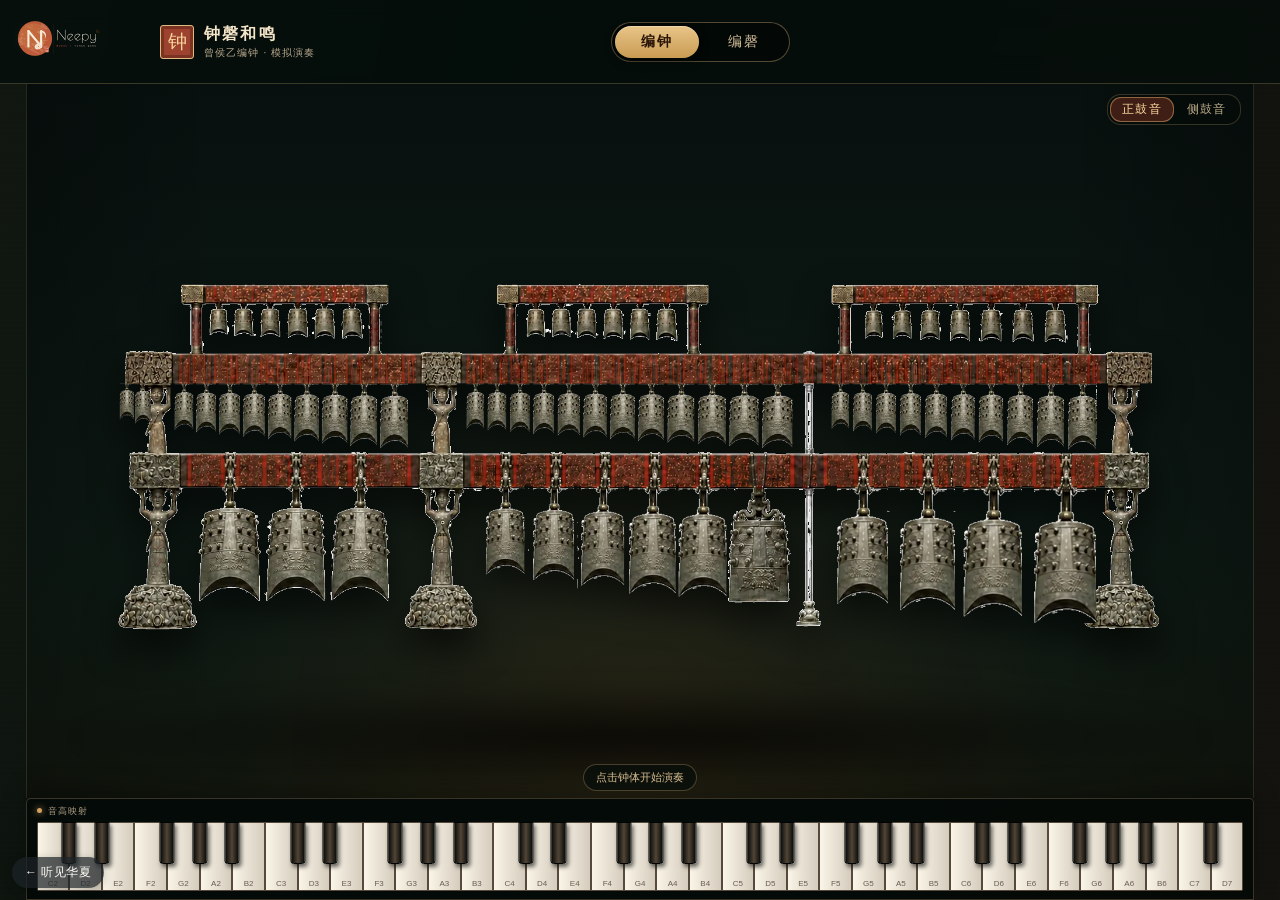
<file: zhongqing-heming/index.html>
<!doctype html>
<html lang="zh-CN">
<head>
  <meta charset="utf-8">
  <meta name="viewport" content="width=device-width, initial-scale=1, maximum-scale=1, user-scalable=no, viewport-fit=cover">
  <meta name="theme-color" content="#08110f">
  <meta name="description" content="钟磬和鸣：在线敲击曾侯乙编钟与编磬，一键切换，聆听金石之声。">
  <title>钟磬和鸣 · 曾侯乙钟磬模拟演奏</title>
<link rel="icon" type="image/svg+xml" href="../favicon.svg">
<link rel="icon" type="image/png" sizes="32x32" href="../favicon-32.png">
<link rel="icon" type="image/png" sizes="16x16" href="../favicon-16.png">
<link rel="apple-touch-icon" sizes="180x180" href="../apple-touch-icon.png">
  <link rel="stylesheet" href="./styles.css">
<style id="neepy-brand-fix">
  .toolbar{padding-left:160px!important}
  @media(max-width:760px){.toolbar{padding-left:124px!important}}
  @media(orientation:portrait) and (max-width:700px){
    body[data-instrument] .neepy-brand{width:96px!important;left:-22px!important;top:auto!important;bottom:38px!important;transform:rotate(-90deg)}
  }
</style>
</head>
<body data-instrument="bell">
  <main class="instrument" aria-label="曾侯乙钟磬在线演奏">
    <header class="toolbar">
      <div class="brand" aria-label="钟磬和鸣">
        <span class="brand-seal" id="brandSeal">钟</span>
        <span><b>钟磬和鸣</b><small id="brandSub">曾侯乙编钟 · 模拟演奏</small></span>
      </div>

      <div class="instrument-toggle" id="instrumentToggle" role="group" aria-label="选择乐器">
        <button type="button" class="active" data-instrument="bell" aria-pressed="true">编钟</button>
        <button type="button" data-instrument="qing" aria-pressed="false">编磬</button>
      </div>

      <div class="tone-readout" id="toneReadout" aria-live="polite">
        <span class="tone-id"></span>
        <strong></strong>
        <span class="tone-name"></span>
      </div>
    </header>

    <section class="stage" id="stage" aria-label="可敲击的曾侯乙钟磬">
      <img id="bellImage" class="stage-image" src="./bell.webp" alt="曾侯乙编钟正面，点击各枚钟体可演奏">
      <img id="qingImage" class="stage-image" src="./qing.png" alt="曾侯乙编磬正面，点击各块磬体可演奏" hidden>
      <div class="mode-toggle" id="modeToggle" role="group" aria-label="选择敲击部位">
        <button type="button" class="active" data-mode="zheng" aria-pressed="true">正鼓音</button>
        <button type="button" data-mode="side" aria-pressed="false">侧鼓音</button>
      </div>
      <div class="stage-hint" id="stageHint">点击钟体开始演奏</div>
      <p class="stage-notice" id="stageNotice" role="status"></p>
    </section>

    <section class="keyboard-panel" aria-label="音高指示键盘">
      <div class="keyboard-label">
        <span><i class="status-dot"></i>音高映射</span>
      </div>
      <div class="piano" id="piano" role="group" aria-label="钢琴键盘，点击琴键可演奏对应钟磬"></div>
    </section>
  </main>

  <script src="./bell-map.js"></script>
  <script src="./qing-map.js"></script>
  <script src="./app.js?v=20261128b"></script>
<a id="huaxiaBack" href="../index.html" style="position:fixed;left:12px;bottom:12px;z-index:2147483647;display:inline-block;padding:7px 13px;border-radius:20px;background:rgba(28,35,40,.72);color:#fffdf7;font:12px/1.4 'Microsoft YaHei','PingFang SC',sans-serif;text-decoration:none;letter-spacing:.04em;box-shadow:0 2px 10px rgba(0,0,0,.22);-webkit-tap-highlight-color:transparent">← 听见华夏</a>
  <img class="neepy-brand" src="../logo-neepy-light.svg" alt="Neepy" style="position:fixed;left:12px;top:12px;z-index:2147483647;display:block;width:clamp(104px,15vw,140px);height:auto;margin:0;padding:0;border:0;border-radius:0;box-shadow:none;line-height:0;pointer-events:none">
</body>
</html>
</file>
<file: zhongqing-heming/styles.css>
:root{color-scheme:dark;--ink:#f5ead4;--muted:#b8a88e;--bronze:#d3a263;--line:rgba(224,188,133,.24);--safe-top:env(safe-area-inset-top,0px);--safe-right:env(safe-area-inset-right,0px);--safe-bottom:env(safe-area-inset-bottom,0px);--safe-left:env(safe-area-inset-left,0px)}
*{box-sizing:border-box}html,body{width:100%;height:100%;margin:0;overflow:hidden;background:#07100d}body{color:var(--ink);font-family:"Songti SC","Noto Serif SC",STSong,serif;-webkit-font-smoothing:antialiased;-webkit-tap-highlight-color:transparent;user-select:none}button{font:inherit;touch-action:manipulation}
.instrument{position:relative;display:grid;grid-template-rows:clamp(58px,12vh,84px) minmax(0,1fr) clamp(64px,15vh,102px);width:100%;min-width:640px;height:100dvh;padding:var(--safe-top) var(--safe-right) var(--safe-bottom) var(--safe-left);overflow:hidden;background:radial-gradient(ellipse at 50% 48%,rgba(76,105,75,.30),transparent 48%),linear-gradient(100deg,rgba(209,156,79,.05),transparent 34%,rgba(111,36,25,.12)),#07100d}.instrument::before{position:absolute;inset:0;content:"";pointer-events:none;opacity:.38;background-image:linear-gradient(90deg,transparent 49.92%,rgba(222,183,119,.07) 50%,transparent 50.08%),repeating-linear-gradient(0deg,transparent 0 4px,rgba(255,255,255,.025) 5px)}
.toolbar{position:relative;z-index:20;display:grid;grid-template-columns:1fr auto 1fr;align-items:center;gap:16px;padding:7px clamp(16px,3vw,48px);border-bottom:1px solid var(--line);background:rgba(4,13,10,.72);backdrop-filter:blur(14px)}.brand{display:flex;align-items:center;gap:10px;min-width:0}.brand-seal{display:grid;place-items:center;width:34px;height:34px;border:1px solid #dfbb80;border-radius:3px;color:#f6d79d;background:#9d422f;box-shadow:inset 0 0 0 3px rgba(34,10,6,.28);font-size:19px}.brand b,.brand small{display:block;white-space:nowrap}.brand b{color:#f4e4c8;font-size:16px;font-weight:600;letter-spacing:.14em}.brand small{margin-top:2px;color:var(--muted);font:10px/1.2 Arial,sans-serif;letter-spacing:.11em}.instrument-toggle{grid-column:2;justify-self:center}.mode-toggle{position:absolute;z-index:12;top:10px;right:12px;display:none;gap:1px;padding:2px;border:1px solid rgba(214,180,126,.24);border-radius:14px;background:rgba(4,12,9,.66)}.mode-toggle button{min-width:58px;padding:4px 12px;border:0;border-radius:11px;color:#c0ac8b;background:transparent;cursor:pointer;font-size:12px;letter-spacing:.1em}.mode-toggle button.active{color:#ffd9a0;background:rgba(154,62,40,.4);box-shadow:inset 0 0 0 1px rgba(233,180,116,.48)}.mode-toggle button:focus-visible,.strike:focus-visible{outline:2px solid #f3c674;outline-offset:3px}.tone-readout{justify-self:end;min-width:190px;text-align:right;font-variant-numeric:tabular-nums}.tone-readout span,.tone-readout strong,.tone-readout em{display:block}.tone-readout em{color:#d9bd90;font-size:12px;font-style:normal;letter-spacing:.08em}.tone-readout:has(.tone-id:not(:empty)) em{display:none}.tone-readout .tone-id{color:#d7ad6e;font:600 10px/1.25 Arial,sans-serif;letter-spacing:.12em}.tone-readout strong,.tone-readout .tone-name{margin-top:4px;color:#ead8b9;font:500 12px/1.25 "Songti SC","Noto Serif SC",Arial,sans-serif;letter-spacing:.055em}
.stage{position:relative;min-height:0;margin:0 clamp(10px,2vw,34px);overflow:hidden;border-inline:1px solid rgba(221,185,128,.14);background:radial-gradient(ellipse at 50% 92%,rgba(178,105,43,.13),transparent 48%),linear-gradient(#07100e,#0e1a14 70%,#12170e)}.stage::before{position:absolute;z-index:1;inset:0;content:"";pointer-events:none;background:linear-gradient(90deg,rgba(0,0,0,.22),transparent 16% 84%,rgba(0,0,0,.22))}.stage::after{position:absolute;z-index:1;right:4%;bottom:1%;left:4%;height:15%;content:"";pointer-events:none;background:radial-gradient(ellipse,rgba(0,0,0,.72),transparent 72%);filter:blur(10px)}.stage>img{position:absolute;z-index:2;display:block;max-width:none;filter:saturate(.98) contrast(1.08) drop-shadow(0 18px 18px rgba(0,0,0,.64));pointer-events:none}.stage-hint{position:absolute;z-index:12;bottom:7px;left:50%;transform:translateX(-50%);padding:5px 12px;border:1px solid rgba(214,180,126,.3);border-radius:20px;color:#d7bd92;background:rgba(5,13,10,.65);font-size:11px;white-space:nowrap;pointer-events:none;transition:opacity .18s}.stage-hint.hidden{opacity:0}.strike{position:absolute;z-index:8;width:clamp(22px,2.4vw,35px);height:clamp(22px,2.4vw,35px);padding:0;transform:translate(-50%,-50%);border:0;border-radius:50%;color:transparent;background:transparent;cursor:pointer}.strike::before{position:absolute;inset:22%;border-radius:inherit;content:"";background:transparent;box-shadow:none;transition:background 120ms ease,box-shadow 120ms ease}[data-instrument="qing"] .strike.has-audio::before{background:rgba(242,190,109,.32);box-shadow:0 0 0 1px rgba(255,226,173,.62),inset 0 0 6px rgba(0,0,0,.35)}[data-instrument="qing"] .strike.no-audio::before,[data-instrument="qing"] .strike.no-data::before{background:rgba(224,224,224,.12);box-shadow:0 0 0 1px rgba(214,214,214,.3),inset 0 0 6px rgba(0,0,0,.35)}[data-instrument="qing"] .strike.layer-upper::before{background:transparent;box-shadow:none}.strike.active{animation:strike-pulse 560ms ease-out both;background:rgba(202,87,49,.9);box-shadow:0 0 0 3px rgba(255,226,173,.82),0 0 28px #e9975b}.strike.layer-upper::before{background:transparent;box-shadow:none}@keyframes strike-pulse{0%{opacity:1;transform:translate(-50%,-50%) scale(.65)}55%{opacity:1;transform:translate(-50%,-50%) scale(1.24)}100%{opacity:0;transform:translate(-50%,-50%) scale(1.7)}}.stage-notice{position:absolute;z-index:12;bottom:10px;left:50%;max-width:560px;margin:0;padding:7px 14px;transform:translate(-50%,8px);border:1px solid rgba(226,186,125,.36);border-radius:3px;color:#f5e6ce;background:rgba(14,21,16,.93);box-shadow:0 8px 20px rgba(0,0,0,.55);font-size:12px;line-height:1.5;text-align:center;opacity:0;visibility:hidden;transition:opacity 180ms ease,transform 180ms ease,visibility 0s linear 180ms}.stage-notice.show{transform:translate(-50%,0);opacity:1;visibility:visible;transition-delay:0s}
.keyboard-panel{position:relative;z-index:10;min-height:0;margin:0 clamp(10px,2vw,34px);padding:6px 10px 9px;border:1px solid var(--line);border-radius:5px 5px 0 0;background:rgba(5,10,8,.94);box-shadow:0 -8px 24px rgba(0,0,0,.28)}.keyboard-label{display:flex;margin-bottom:4px;color:#ad9d83;font:9px Arial,sans-serif;letter-spacing:.12em}.status-dot{display:inline-block;width:5px;height:5px;margin:0 6px 1px 0;border-radius:50%;background:var(--bronze);box-shadow:0 0 7px var(--bronze)}.piano{position:relative;display:grid;grid-template-columns:repeat(37,minmax(8px,1fr));height:calc(100% - 16px);min-height:48px;overflow:hidden;border-radius:2px;background:#151916}[data-instrument="qing"] .piano-key{border-color:#4a4033;background:linear-gradient(90deg,#a9a396,#8d8779);filter:grayscale(.9) brightness(.62)}[data-instrument="qing"] .piano-black{background:linear-gradient(90deg,#0a0c0b,#3b3326 50%,#0a0c0b);filter:grayscale(.9) brightness(.5)}.piano-key{position:relative;z-index:1;min-width:0;padding:0;border:1px solid #554a3b;background:linear-gradient(90deg,#faf5e8,#d5ccbd)}[data-instrument="qing"] .piano-key.mapped{background:linear-gradient(90deg,#faf5e8,#d5ccbd);border-color:#554a3b;filter:none}[data-instrument="qing"] .piano-key.playable{box-shadow:inset 0 -11px 0 rgba(211,162,99,.3)}[data-instrument="qing"] .piano-key.mapped:hover{background:linear-gradient(90deg,#fffaf0,#e0d8ca)}.piano-key span{position:absolute;right:1px;bottom:2px;left:1px;overflow:hidden;color:#685e50;font:8px Arial,sans-serif;text-align:center;white-space:nowrap}.piano-key.active,.piano-black.active{filter:none}.piano-key.active{background:linear-gradient(#efb56e,#bd5839 68%,#6f2c23);box-shadow:inset 0 0 0 2px #f4d19a,0 0 15px #dd815c}.piano-key.active span{color:#fff2d6;font-weight:700}.piano-black{position:absolute;z-index:3;top:0;width:1.25%;height:61%;padding:0;transform:translateX(-50%);border:1px solid #020303;border-radius:0 0 3px 3px;background:linear-gradient(90deg,#080a09,#514536 50%,#080a09);box-shadow:2px 3px 4px rgba(0,0,0,.6)}[data-instrument="qing"] .piano-black.mapped{background:linear-gradient(90deg,#080a09,#514536 50%,#080a09);filter:none}[data-instrument="qing"] .piano-black.playable{box-shadow:2px 3px 4px rgba(0,0,0,.6),inset 0 -11px 0 rgba(211,162,99,.42)}[data-instrument="qing"] .piano-black.mapped:hover{background:linear-gradient(90deg,#141715,#63573f 50%,#141715)}.piano-black.active{background:linear-gradient(90deg,#6f241c,#dc7549 50%,#6f241c);box-shadow:0 0 14px #e3835d}
@media(max-height:520px){.instrument{grid-template-rows:52px minmax(0,1fr) 70px}.toolbar{padding-block:4px}.brand-seal{width:29px;height:29px;font-size:16px}.brand b{font-size:14px}.brand small{display:none}.mode-toggle button{min-width:54px;padding:4px 10px}.tone-readout strong{font-size:12px}.keyboard-panel{padding-block:4px 6px}}@media(max-width:760px){.instrument{min-width:0}.toolbar{grid-template-columns:auto 1fr auto;gap:8px;padding-inline:10px}.brand span:last-child{display:none}.mode-toggle{top:8px;right:8px}.mode-toggle button{min-width:50px;padding:3px 9px;font-size:11px}.tone-readout{min-width:0}.tone-readout em{font-size:10px}.tone-readout strong{font-size:11px}.tone-readout .tone-id,.tone-readout .tone-name{display:none}.stage,.keyboard-panel{margin-inline:5px}}
/* 小红书小工具的网页容器不一定会替页面锁定方向：竖握时以横屏画布渲染并旋转，打开即是完整横版演奏页。 */
@media(orientation:portrait) and (max-width:700px){html{background:#07100d;overflow:hidden}body{position:fixed;top:50%;left:50%;width:var(--virtual-landscape-width);height:var(--virtual-landscape-height);min-width:var(--virtual-landscape-width);min-height:var(--virtual-landscape-height);overflow:hidden;transform:translate(-50%,-50%) rotate(90deg);transform-origin:center center}.instrument{width:100%;height:100%;min-width:0;grid-template-rows:52px minmax(0,1fr) 70px}.stage,.keyboard-panel{margin-inline:clamp(5px,2vw,24px)}/* 横屏画布中仍完整保留顶部品牌与音高读数，不能套用竖屏小屏精简。 */.brand span:last-child,.brand small,.tone-readout .tone-id,.tone-readout .tone-name{display:block!important}.brand b{font-size:14px}.brand small{font-size:9px}.tone-readout{min-width:150px}.tone-readout strong,.tone-readout .tone-name{font-size:11px}.tone-readout .tone-id{font-size:9px}}@media(prefers-reduced-motion:reduce){.strike.active{animation-duration:1ms;animation-iteration-count:1}}
.piano-key.mapped,.piano-black.mapped{cursor:pointer}
body[data-instrument="bell"] .mode-toggle{display:flex}
.instrument-toggle{display:flex;gap:3px;padding:3px;border:1px solid rgba(226,188,133,.36);border-radius:22px;background:rgba(0,0,0,.34)}
.instrument-toggle button{min-width:84px;padding:7px 17px;border:0;border-radius:18px;color:#d5bf99;background:transparent;cursor:pointer;font-size:14px;letter-spacing:.14em}
.instrument-toggle button.active{color:#2a1508;background:linear-gradient(180deg,#e8c588,#c99b53);box-shadow:0 3px 11px rgba(0,0,0,.42),inset 0 1px rgba(255,255,255,.32);font-weight:600}
.instrument-toggle button:focus-visible{outline:2px solid #f3c674;outline-offset:3px}
.stage-image[hidden]{display:none}
@media(max-width:760px){.instrument-toggle button{min-width:66px;padding:6px 10px;font-size:12px;letter-spacing:.08em}}
</file>
